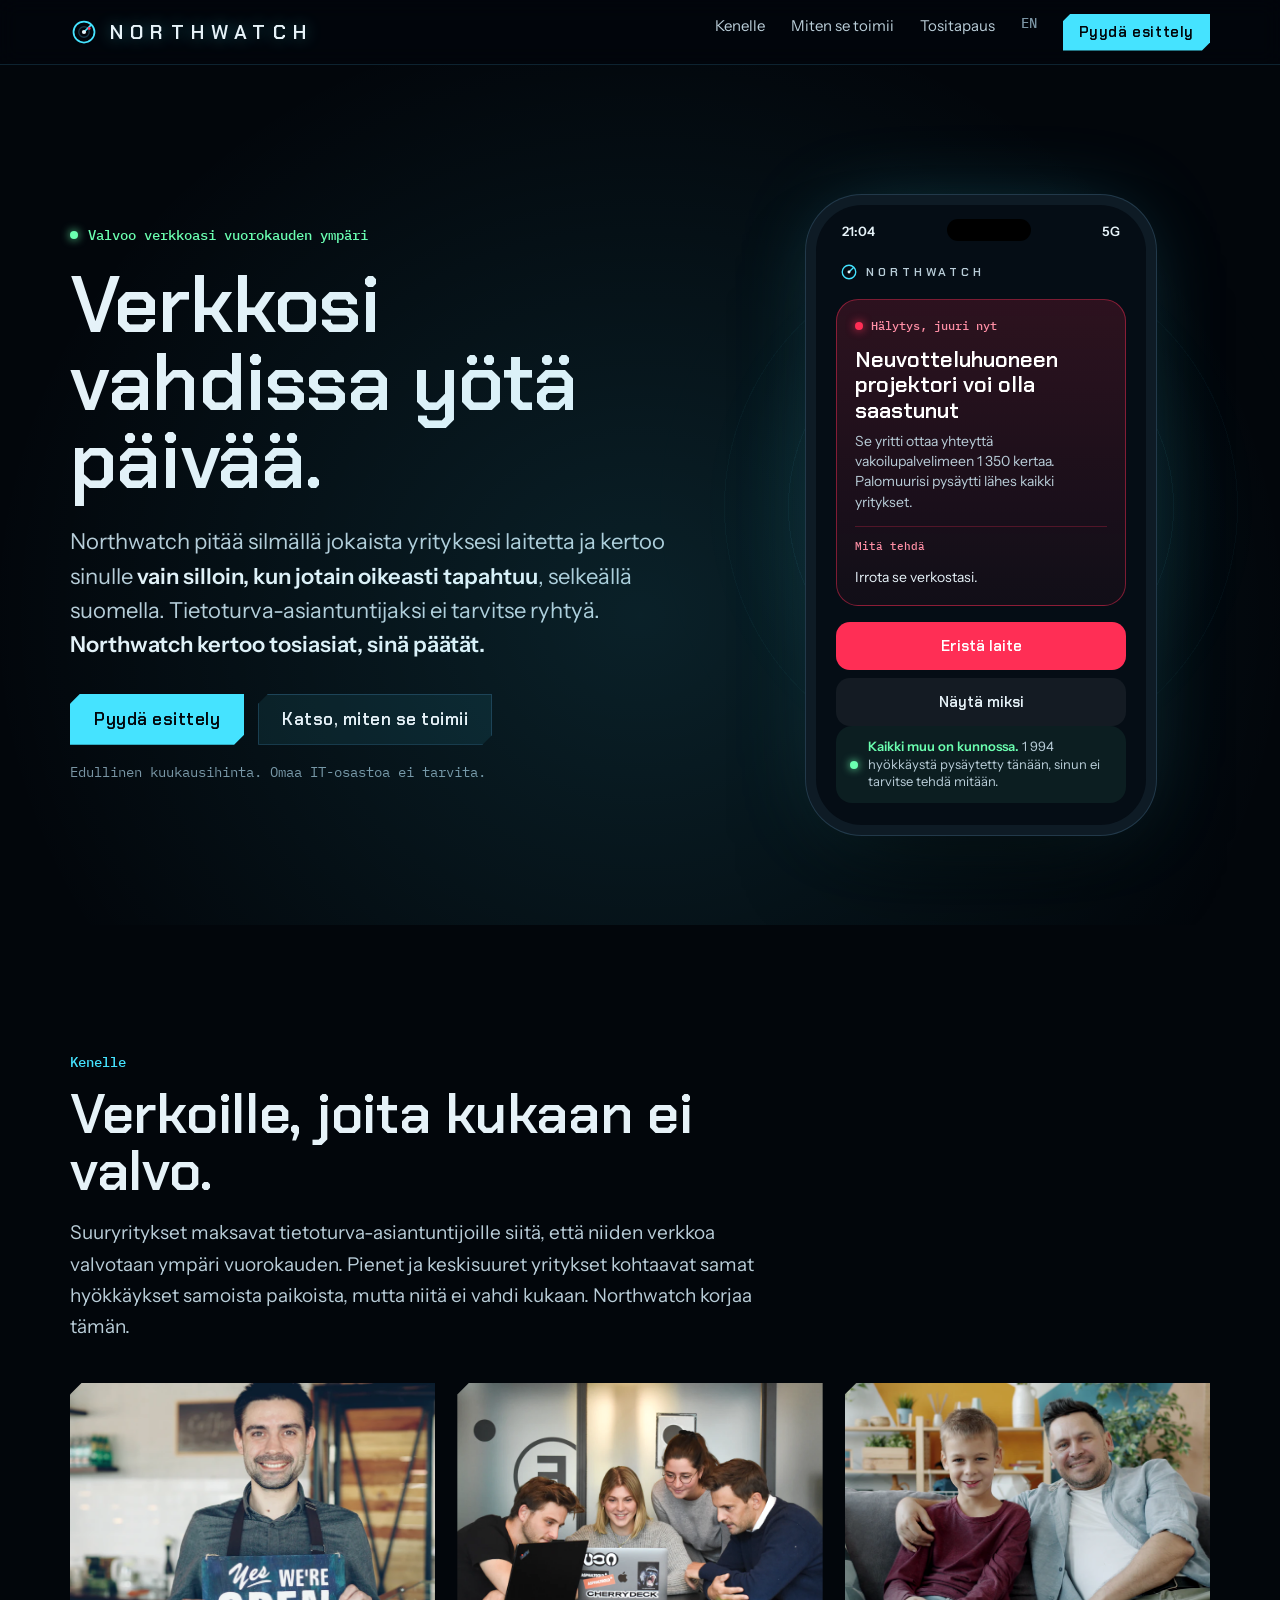
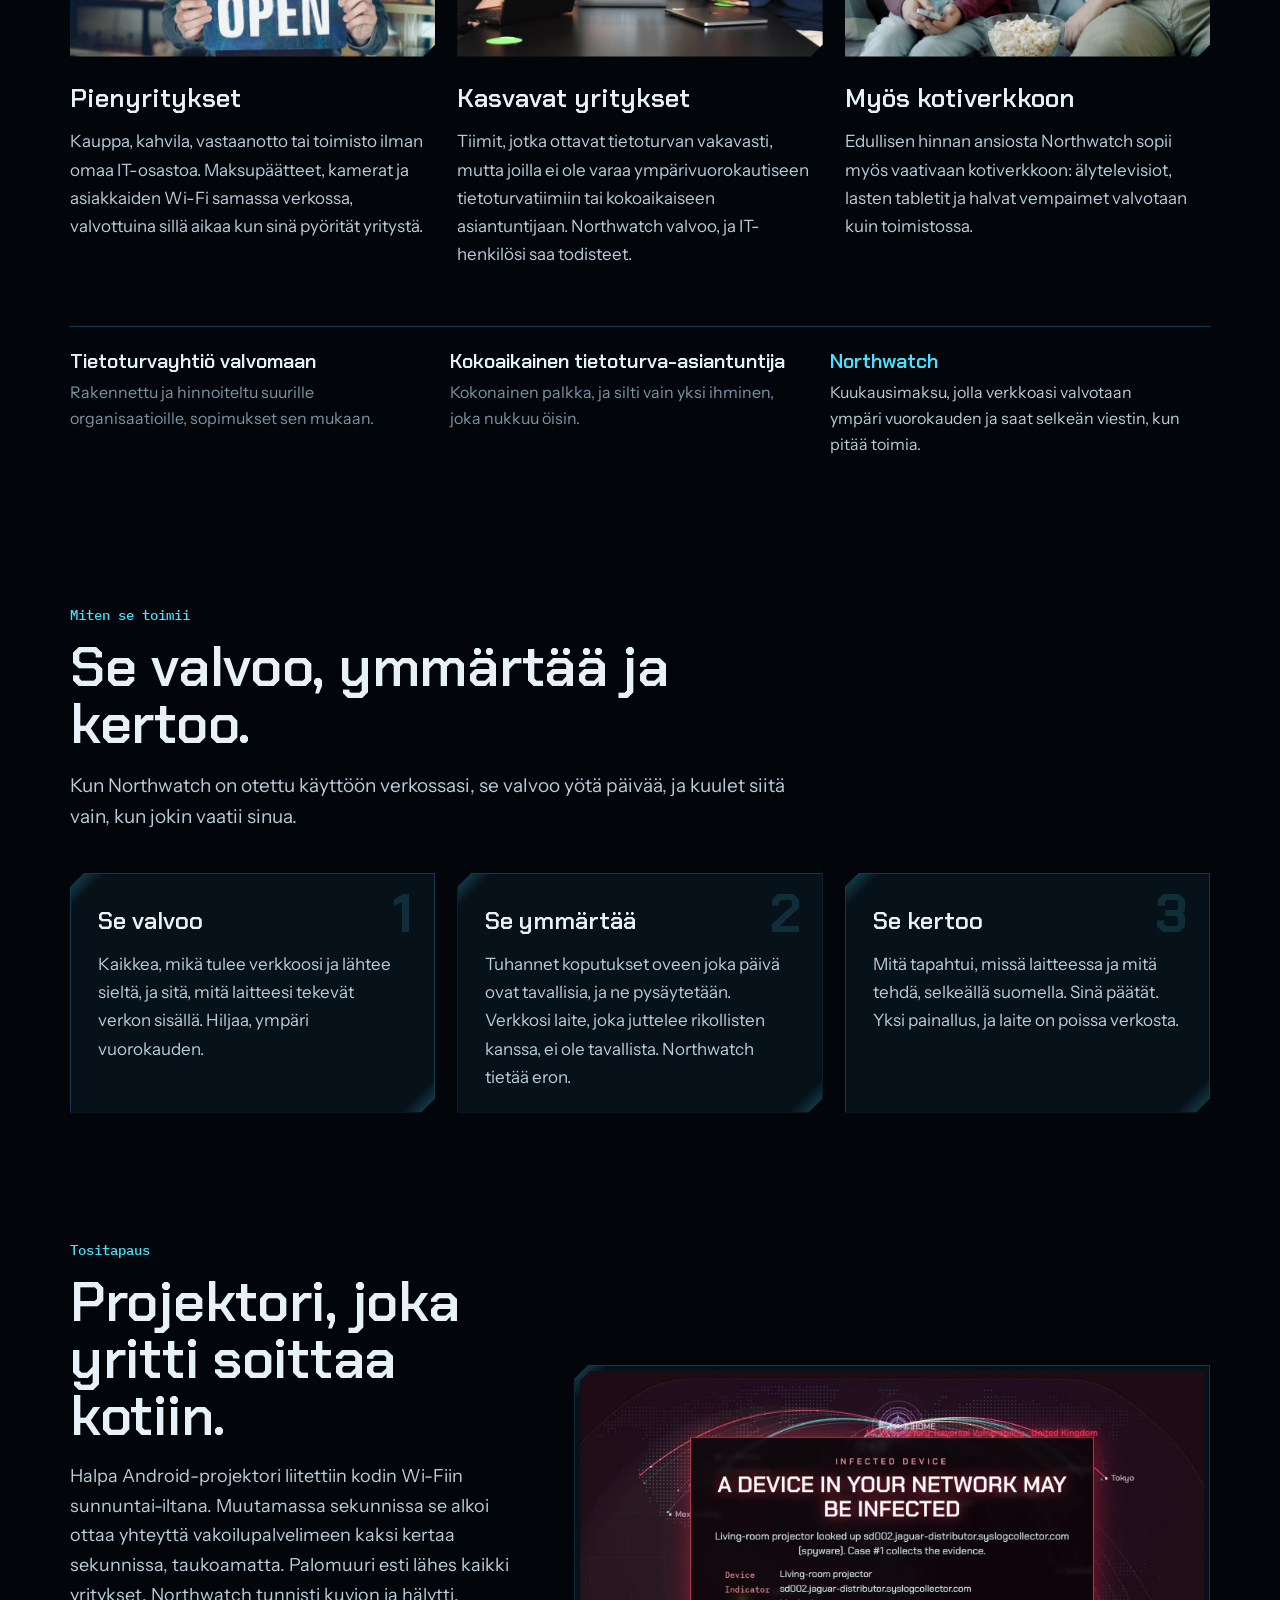
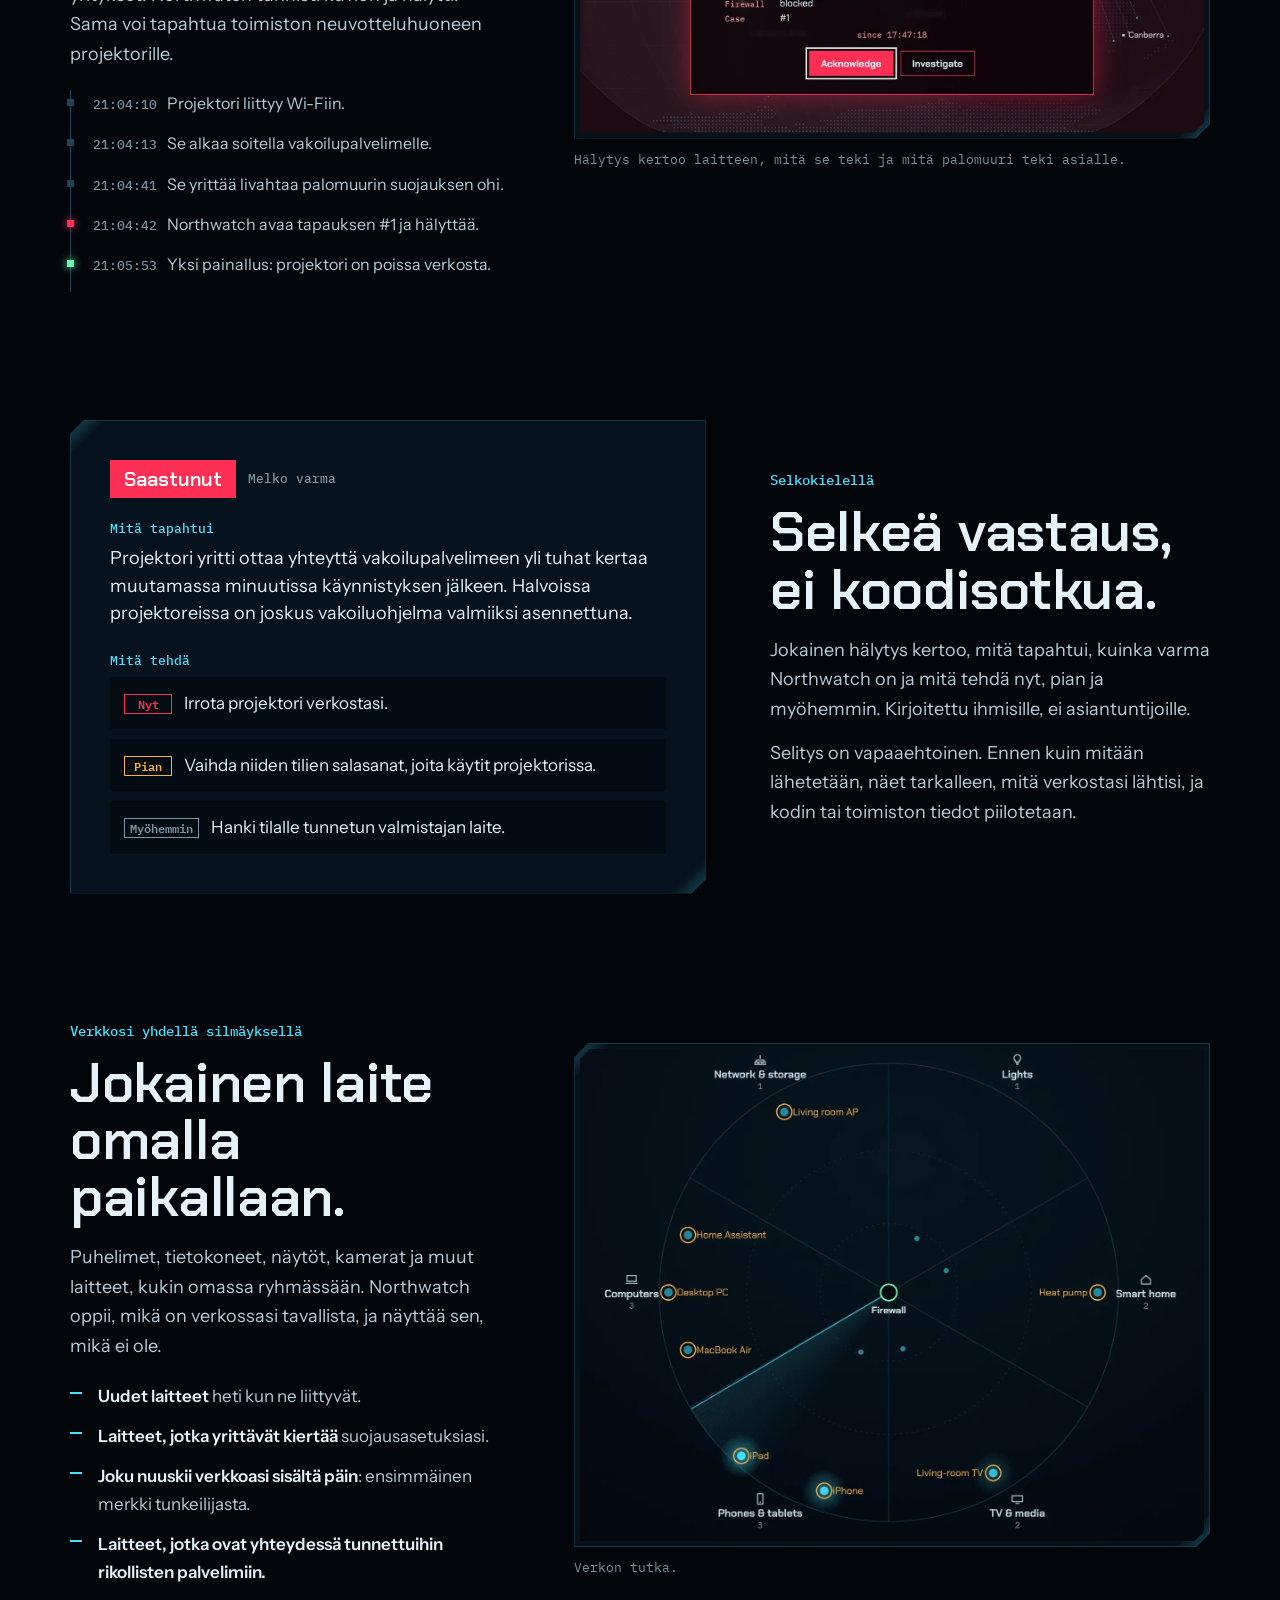
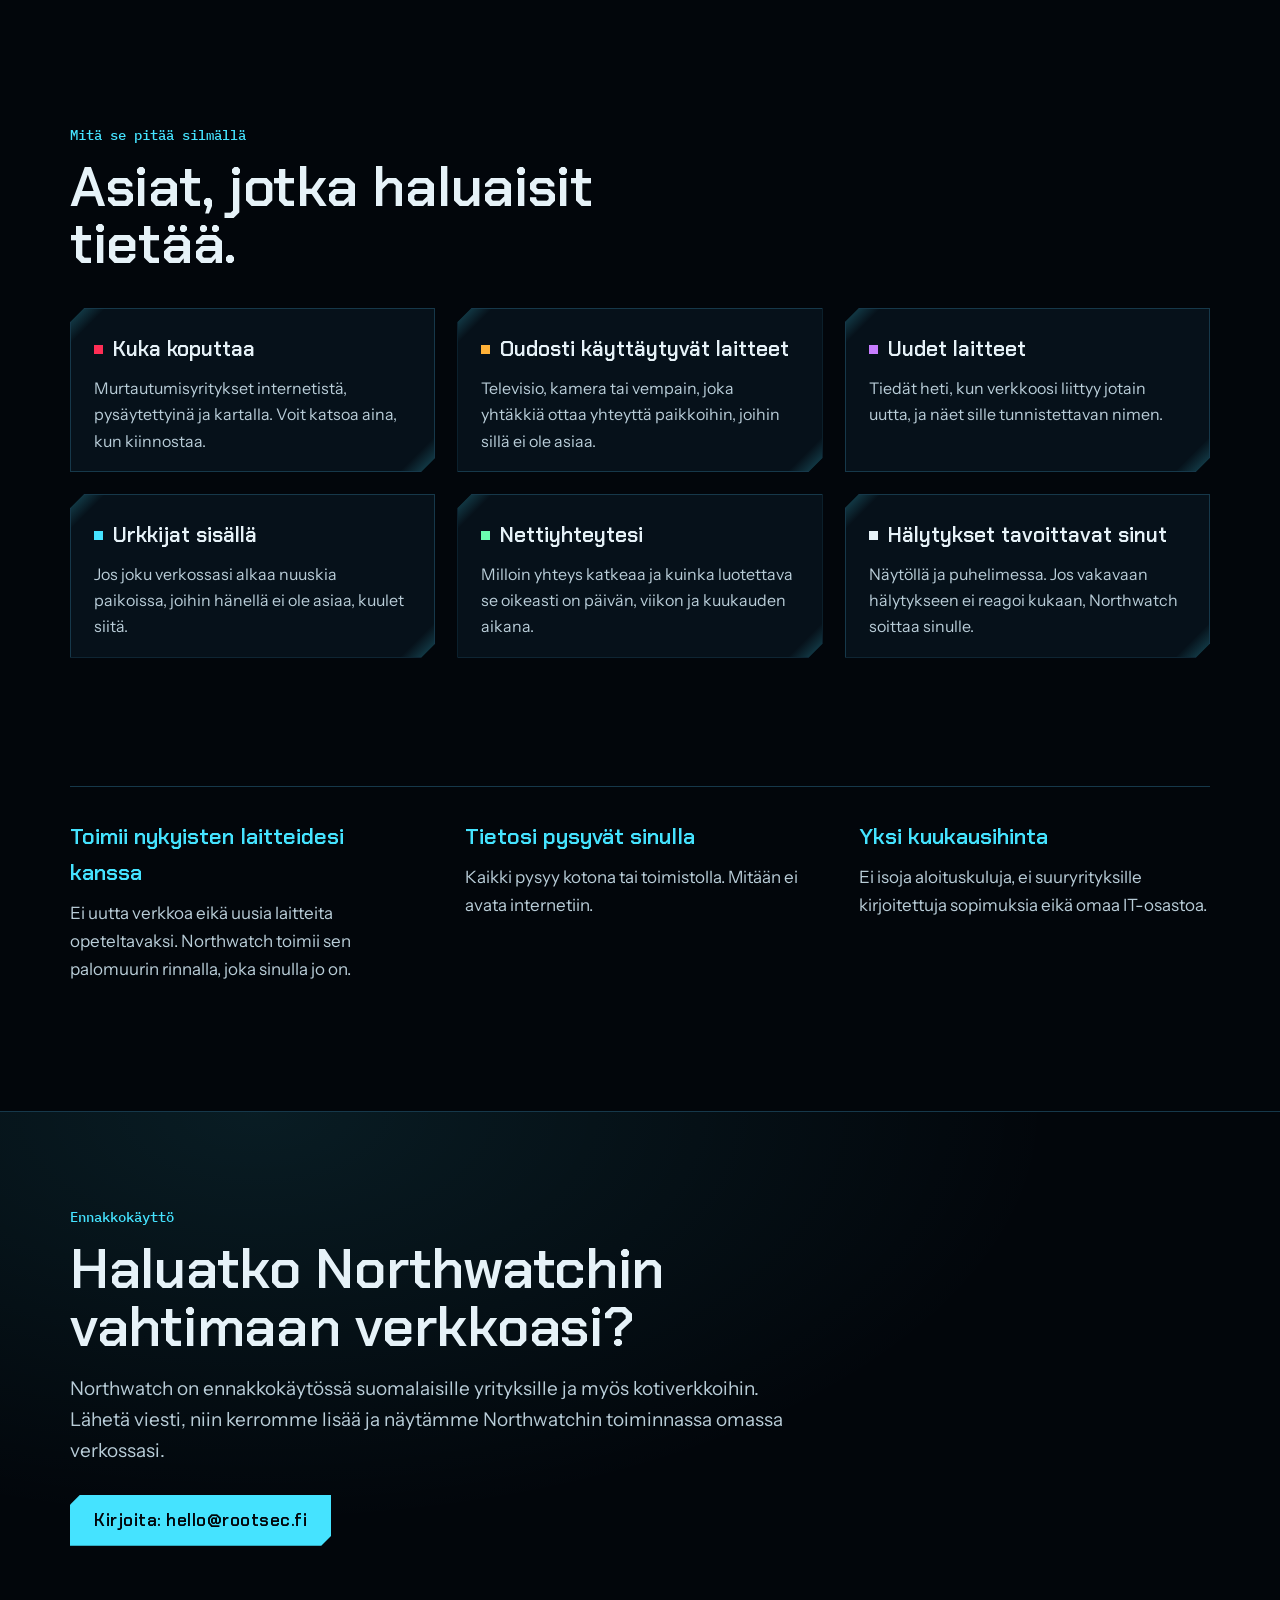
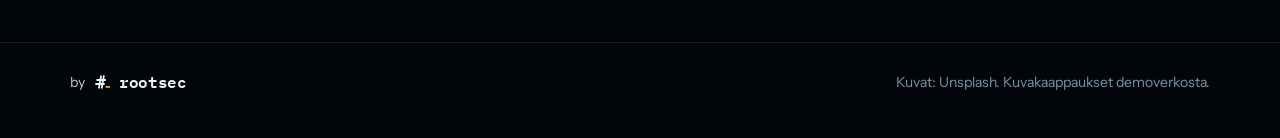
<file: index.html>
<!doctype html>
<html lang="fi">
<head>
<meta charset="utf-8">
<meta name="viewport" content="width=device-width, initial-scale=1">
<meta http-equiv="Content-Security-Policy" content="default-src 'none'; script-src https://gc.zgo.at; connect-src https://northwatch.goatcounter.com; style-src 'self' 'unsafe-inline'; font-src 'self'; img-src 'self' data: https://northwatch.goatcounter.com; base-uri 'none'; form-action 'none'; upgrade-insecure-requests">
<meta name="referrer" content="strict-origin-when-cross-origin">
<title>Northwatch | Verkon valvonta pienyrityksille ympäri vuorokauden</title>
<meta name="description" content="Northwatch valvoo yrityksesi verkkoa ympäri vuorokauden, hälyttää vain kun jotain oikeasti tapahtuu ja kertoo sen selkeällä suomella. Edullinen kuukausimaksu, joten sopii myös kotiverkkoon.">
<meta property="og:title" content="Northwatch: verkkosi vahdissa yötä päivää">
<meta property="og:description" content="Oikeat hälytykset, selkeä suomi, yksi painallus. Yrityksille, ja sopii myös kotiin.">
<meta property="og:image" content="https://northwatch.fi/img/og.png">
<meta property="og:type" content="website">
<meta name="twitter:card" content="summary_large_image">
<link rel="alternate" hreflang="fi" href="https://northwatch.fi/">
<link rel="alternate" hreflang="en" href="https://northwatch.fi/en/">
<link rel="alternate" hreflang="x-default" href="https://northwatch.fi/">
<link rel="canonical" href="https://northwatch.fi/">
<meta property="og:url" content="https://northwatch.fi/">
<meta property="og:site_name" content="Northwatch">
<meta property="og:locale" content="fi_FI">
<meta property="og:locale:alternate" content="en_GB">
<script type="application/ld+json">{"@context": "https://schema.org", "@graph": [{"@type": "WebSite", "name": "Northwatch", "url": "https://northwatch.fi/", "publisher": {"@type": "Organization", "name": "Rootsec", "url": "https://rootsec.fi/", "email": "hello@rootsec.fi"}}]}</script>
<link rel="icon" href="data:image/svg+xml,%3Csvg xmlns='http://www.w3.org/2000/svg' viewBox='0 0 32 32'%3E%3Crect width='32' height='32' fill='%2302060b'/%3E%3Ccircle cx='16' cy='16' r='10' fill='none' stroke='%2345e3ff' stroke-width='2.4'/%3E%3Cpath d='M16 16 23 9' stroke='%2345e3ff' stroke-width='2.4'/%3E%3Ccircle cx='16' cy='16' r='2.6' fill='%23d6ecf5'/%3E%3C/svg%3E">
<link rel="stylesheet" href="fonts/fonts.css">
<style>
/* Northwatch: the product's own situation-room look. Abyss + ion cyan; alarm colours only where an alarm is shown. */
:root{
  --abyss:#02060b; --deep:#06111a; --glass:rgba(8,22,33,.72); --edge:#16384a; --wire:#1d4458;
  --ion:#45e3ff; --phos:#6bffb0; --flare:#ff2e55; --amber:#ffb238;
  --snow:#e6f2f8; --frost:#b9cdd8; --mute:#7a94a3;
  --cut:14px;
  --display:'Chakra Petch',system-ui,sans-serif;
  --body:'Instrument Sans',system-ui,sans-serif;
  --data:'IBM Plex Mono',ui-monospace,Consolas,monospace;
}
*{box-sizing:border-box}
html{scroll-behavior:smooth}
@media (prefers-reduced-motion:reduce){html{scroll-behavior:auto}}
body{margin:0;background:var(--abyss);color:var(--frost);font:400 18px/1.65 var(--body);-webkit-font-smoothing:antialiased}
img{max-width:100%;display:block}
a{color:var(--ion);text-underline-offset:3px}
a:focus-visible,button:focus-visible{outline:2px solid var(--ion);outline-offset:3px}
.wrap{max-width:1220px;margin:0 auto;padding:0 clamp(16px,4vw,40px)}
h1,h2,h3{font-family:var(--display);color:var(--snow);margin:0;font-weight:600}
p{margin:0 0 14px}

/* chamfered glass panel, same language as the product */
.panel{position:relative;background:var(--glass);
  clip-path:polygon(var(--cut) 0,100% 0,100% calc(100% - var(--cut)),calc(100% - var(--cut)) 100%,0 100%,0 var(--cut))}
.panel::before{content:"";position:absolute;inset:0;pointer-events:none;border:1px solid var(--edge);clip-path:inherit;
  background:linear-gradient(135deg,rgba(69,227,255,.28) 0,transparent 24px) top left/44px 44px no-repeat,
             linear-gradient(-45deg,rgba(69,227,255,.28) 0,transparent 24px) bottom right/44px 44px no-repeat}

/* top bar */
.top{position:sticky;top:0;z-index:5;background:rgba(2,6,11,.82);backdrop-filter:blur(10px);border-bottom:1px solid rgba(22,56,74,.6)}
.top .wrap{display:flex;align-items:center;gap:20px;height:64px}
.mark{display:flex;align-items:center;gap:12px;text-decoration:none}
.mark svg{width:28px;height:28px}
.mark b{font:600 20px/1 var(--display);letter-spacing:.36em;color:var(--snow);text-shadow:0 0 16px rgba(69,227,255,.45)}
.top nav{margin-left:auto;display:flex;gap:26px;font-size:15px}
.top nav a{color:var(--frost);text-decoration:none}
.top nav a:hover{color:var(--snow)}
.top .cta{font:600 15px/1 var(--display);letter-spacing:.04em;color:var(--abyss);background:var(--ion);padding:11px 16px;text-decoration:none;
  clip-path:polygon(8px 0,100% 0,100% calc(100% - 8px),calc(100% - 8px) 100%,0 100%,0 8px)}
.top .cta{white-space:nowrap}
@media (max-width:860px){.top nav a:not(.cta):not(.lang){display:none}}
@media (max-width:480px){.mark b{letter-spacing:.22em;font-size:17px}.top .cta{font-size:14px;padding:10px 12px}
  .hero .shot img{aspect-ratio:4/3;object-fit:cover;object-position:50% 45%}}

.top .lang{font:500 14px var(--data);color:var(--mute);text-decoration:none}.top .lang:hover{color:var(--snow)}
/* hero */
.hero{position:relative;padding:clamp(40px,6vw,72px) 0 clamp(24px,4vw,48px);overflow:hidden}
.hero::before{content:"";position:absolute;inset:-20% -10% auto;height:120%;pointer-events:none;
  background:radial-gradient(ellipse at 50% 70%,rgba(69,227,255,.12),transparent 60%)}
.status{display:inline-flex;align-items:center;gap:10px;font:500 14px var(--data);color:var(--phos);margin-bottom:22px}
.status i{width:8px;height:8px;border-radius:50%;background:var(--phos);box-shadow:0 0 10px var(--phos);animation:pulse 2.4s ease-in-out infinite}
@keyframes pulse{50%{opacity:.35}}
@media (prefers-reduced-motion:reduce){.status i{animation:none}}
.hero h1{font-size:clamp(42px,6.2vw,80px);line-height:.98;letter-spacing:-.01em;max-width:12ch}
.lede{font-size:clamp(19px,2vw,22px);line-height:1.55;color:var(--frost);max-width:34em;margin:26px 0 32px}
.lede b{color:var(--snow);font-weight:600}
.ctas{display:flex;flex-wrap:wrap;gap:14px;align-items:center}
.btn{display:inline-block;font:600 17px/1 var(--display);letter-spacing:.03em;padding:17px 24px;text-decoration:none;
  clip-path:polygon(10px 0,100% 0,100% calc(100% - 10px),calc(100% - 10px) 100%,0 100%,0 10px)}
.btn.solid{background:var(--ion);color:var(--abyss)}
.btn.solid:hover{background:var(--snow)}
.btn.ghost{color:var(--snow);background:rgba(69,227,255,.08);box-shadow:inset 0 0 0 1px var(--wire)}
.btn.ghost:hover{background:rgba(69,227,255,.16)}
.price{margin-top:18px;font:400 14px var(--data);color:var(--mute)}
.shot{margin:clamp(40px,6vw,72px) 0 0;position:relative}
.shot .panel{padding:6px}
.shot img{width:100%;height:auto;clip-path:polygon(10px 0,100% 0,100% calc(100% - 10px),calc(100% - 10px) 100%,0 100%,0 10px)}
.shot figcaption{font:400 13px var(--data);color:var(--mute);margin-top:12px}
/* hero: promise on the left, one phone with one alarm on the right */
.hero-grid{display:grid;grid-template-columns:minmax(0,1.15fr) minmax(0,.85fr);gap:clamp(32px,5vw,72px);align-items:center;min-height:calc(100vh - 64px - 96px)}
@media (max-width:900px){.hero-grid{grid-template-columns:minmax(0,1fr);min-height:0}}
.device{position:relative;display:grid;place-items:center;padding:24px 0 8px}
.device::before{content:"";position:absolute;width:150%;aspect-ratio:1;left:50%;top:50%;transform:translate(-50%,-50%);pointer-events:none;
  background:repeating-radial-gradient(circle,rgba(69,227,255,.07) 0 1px,transparent 1px 64px),radial-gradient(circle,rgba(69,227,255,.16),transparent 58%);
  -webkit-mask-image:radial-gradient(circle,#000 30%,transparent 68%);mask-image:radial-gradient(circle,#000 30%,transparent 68%)}
.phone{position:relative;width:min(330px,82vw);min-height:min(600px,160vw);border-radius:46px;background:#050d15;
  box-shadow:0 0 0 10px #0e1b25,0 0 0 11px #22394a,0 50px 100px -30px rgba(0,0,0,.9),0 0 90px -20px rgba(69,227,255,.35);
  padding:18px 20px 22px;display:flex;flex-direction:column;overflow:hidden}
.phone .sb{display:flex;justify-content:space-between;font:600 13px var(--body);color:var(--snow);padding:0 6px}
.phone .sb i{width:84px;height:22px;border-radius:12px;background:#000;margin-top:-4px}
.phone .app{display:flex;align-items:center;gap:8px;margin:22px 4px 18px;font:600 12px var(--display);letter-spacing:.32em;color:var(--frost)}
.phone .app svg{width:18px;height:18px}
.alert{background:linear-gradient(180deg,rgba(255,46,85,.16),rgba(255,46,85,.05));border:1px solid rgba(255,46,85,.45);border-radius:22px;padding:18px 18px 16px}
.alert .h{display:flex;align-items:center;gap:8px;font:500 12px var(--data);color:#ff8fa5}
.alert .h i{width:8px;height:8px;border-radius:50%;background:var(--flare);box-shadow:0 0 10px var(--flare);animation:pulse 1.6s ease-in-out infinite}
.alert .t{font:600 22px/1.15 var(--display);color:#fff;margin:10px 0 8px}
.alert .d{font-size:14px;line-height:1.45;color:var(--frost);margin:0}
.alert .todo{margin:14px 0 0;padding-top:12px;border-top:1px solid rgba(255,46,85,.25);font-size:14px;color:var(--snow)}
.alert .todo b{display:block;font:500 11px var(--data);color:#ff8fa5;margin-bottom:3px}
.phone .act{margin-top:16px;display:grid;gap:8px}
.phone .act span{display:block;text-align:center;border-radius:14px;padding:14px;font:600 15px var(--display)}
.phone .act .p{background:var(--flare);color:#fff}
.phone .act .s{color:var(--snow);background:rgba(255,255,255,.06)}
.phone .ok{margin-top:auto;display:flex;align-items:center;gap:10px;border-radius:16px;background:rgba(107,255,176,.07);padding:12px 14px;font-size:13px;line-height:1.35;color:var(--frost)}
.phone .ok i{flex:none;width:8px;height:8px;border-radius:50%;background:var(--phos);box-shadow:0 0 8px var(--phos)}
.phone .ok b{color:var(--phos);font-weight:600}
.alert{animation:arrive .9s cubic-bezier(.2,.8,.2,1) .6s both}
@keyframes arrive{from{opacity:0;transform:translateY(-24px) scale(.97)}to{opacity:1;transform:none}}
@media (prefers-reduced-motion:reduce){.alert{animation:none}.alert .h i{animation:none}}
/* sections */
section{padding:clamp(72px,10vw,128px) 0 0}
.kicker{font:500 14px var(--data);color:var(--ion);margin:0 0 14px}
h2{font-size:clamp(32px,4.6vw,56px);line-height:1.02;letter-spacing:-.005em;max-width:18ch;margin-bottom:18px}
.intro{max-width:38em;font-size:19px;margin-bottom:40px}

/* audience */
.who{display:grid;grid-template-columns:repeat(3,minmax(0,1fr));gap:22px}
@media (max-width:900px){.who{grid-template-columns:minmax(0,1fr)}}
.who article{display:flex;flex-direction:column}
.who .ph{aspect-ratio:4/3;overflow:hidden;clip-path:polygon(12px 0,100% 0,100% calc(100% - 12px),calc(100% - 12px) 100%,0 100%,0 12px)}
.who .ph img{width:100%;height:100%;object-fit:cover;filter:saturate(.82) contrast(1.04)}
.who h3{font-size:26px;margin:20px 0 8px}
.who p{font-size:17px}
.compare{margin-top:44px;display:grid;grid-template-columns:repeat(3,minmax(0,1fr));gap:0;border-top:1px solid var(--edge)}
@media (max-width:760px){.compare{grid-template-columns:minmax(0,1fr)}}
.compare div{padding:22px 24px 6px 0}
.compare b{display:block;font:600 20px/1.2 var(--display);color:var(--snow);margin-bottom:6px}
.compare .us b{color:var(--ion)}
.compare p{font-size:16px;color:var(--mute)}
.compare .us p{color:var(--frost)}

/* steps: a real sequence */
.steps{list-style:none;margin:0;padding:0;display:grid;grid-template-columns:repeat(3,minmax(0,1fr));gap:22px;counter-reset:s}
@media (max-width:900px){.steps{grid-template-columns:minmax(0,1fr)}}
.steps li{padding:28px 28px 22px;counter-increment:s}
.steps li::after{content:counter(s);position:absolute;right:22px;top:14px;font:700 54px/1 var(--display);color:rgba(69,227,255,.14)}
.steps h3{font-size:24px;margin:0 0 10px;padding-right:48px}
.steps p{font-size:17px;margin:0}
.steps code{font:500 15px var(--data);color:var(--ion)}

/* sources */
.sources{display:grid;grid-template-columns:repeat(3,minmax(0,1fr));gap:22px}
@media (max-width:900px){.sources{grid-template-columns:minmax(0,1fr)}}
.src{padding:28px 28px 22px}
.src .sl{font:500 13px var(--data);color:var(--ion);margin:0 0 10px}
.src h3{font-size:23px;line-height:1.2;margin:0 0 10px}
.src p{font-size:17px;margin:0}
.src code{font:500 15px var(--data);color:var(--ion)}
.flow{display:flex;align-items:center;flex-wrap:wrap;gap:10px 14px;margin-top:28px;font:500 15px var(--data);color:var(--frost)}
.flow span{padding:10px 14px;box-shadow:inset 0 0 0 1px var(--wire)}
.flow .hub{color:var(--abyss);background:var(--ion);box-shadow:none}
.flow .you{color:var(--snow);box-shadow:inset 0 0 0 1px var(--snow)}
.flow i{width:22px;height:1px;background:var(--wire);position:relative}
.flow i::after{content:"";position:absolute;right:0;top:-3px;border:3.5px solid transparent;border-left:5px solid var(--wire);border-right:0}
@media (max-width:600px){.flow{flex-direction:column;align-items:stretch}.flow i{width:1px;height:14px;margin-left:20px}.flow i::after{display:none}}

/* feature rows with screenshots */
.row{display:grid;grid-template-columns:minmax(0,.9fr) minmax(0,1.3fr);gap:clamp(28px,5vw,64px);align-items:center}
.row.flip{grid-template-columns:minmax(0,1.3fr) minmax(0,.9fr)}
.row.flip .txt{order:2}
@media (max-width:900px){.row,.row.flip{grid-template-columns:minmax(0,1fr)}.row.flip .txt{order:0}}
.row .shot{margin:0}
.ticks{list-style:none;margin:20px 0 0;padding:0}
.ticks li{position:relative;padding:0 0 12px 28px;font-size:17px}
.ticks li::before{content:"";position:absolute;left:0;top:10px;width:12px;height:2px;background:var(--ion)}
.ticks b{color:var(--snow);font-weight:600}
.tag{display:inline-block;font:600 12px/1 var(--data);padding:4px 6px;margin-right:8px;vertical-align:2px}
.tag.now{color:var(--flare);box-shadow:inset 0 0 0 1px var(--flare)}
.tag.soon{color:var(--amber);box-shadow:inset 0 0 0 1px var(--amber)}
.tag.later{color:var(--mute);box-shadow:inset 0 0 0 1px var(--mute)}

/* verdict card */
.verdict{margin:0;padding:clamp(24px,3.5vw,40px);background:rgba(8,22,33,.85)}
.verdict p{margin:0}
.vh{display:flex;align-items:center;gap:12px;margin-bottom:22px!important}
.badge{font:600 20px/1 var(--display);color:#fff;background:var(--flare);padding:9px 14px}
.conf{font:500 13px var(--data);color:var(--mute)}
.vt{font:500 13px var(--data);color:var(--ion);margin:0 0 8px!important}
.vd{font-size:18px;line-height:1.55;color:var(--snow);margin-bottom:24px!important}
.todo{list-style:none;margin:0;padding:0;display:grid;gap:10px}
.todo li{display:flex;align-items:baseline;gap:4px;font-size:17px;color:var(--snow);padding:12px 14px;background:rgba(2,6,11,.55)}
.todo .tag{flex:none;min-width:48px;text-align:center}

/* case timeline */
.tl{list-style:none;margin:20px 0 0;padding:0;border-left:1px solid var(--wire)}
.tl li{position:relative;padding:0 0 14px 22px;font-size:16px}
.tl li::before{content:"";position:absolute;left:-4px;top:9px;width:7px;height:7px;background:var(--wire)}
.tl li.hot::before{background:var(--flare);box-shadow:0 0 8px var(--flare)}
.tl li.ok::before{background:var(--phos);box-shadow:0 0 8px var(--phos)}
.tl time{font:500 13px var(--data);color:var(--mute);margin-right:10px}

#watch h2,#fits h2{margin-bottom:36px}
/* watch grid */
.watch{display:grid;grid-template-columns:repeat(3,minmax(0,1fr));gap:22px}
@media (max-width:900px){.watch{grid-template-columns:repeat(2,minmax(0,1fr))}}
@media (max-width:560px){.watch{grid-template-columns:minmax(0,1fr)}}
.watch div{padding:24px 24px 18px}
.watch h3{font-size:21px;margin:0 0 8px;display:flex;align-items:center;gap:10px}
.watch h3 i{width:9px;height:9px;flex:none}
.watch p{font-size:16px;margin:0}

/* fits */
.fits{display:grid;grid-template-columns:minmax(0,1.1fr) minmax(0,1fr);gap:22px}
@media (max-width:900px){.fits{grid-template-columns:minmax(0,1fr)}}
.fits .panel{padding:clamp(22px,4vw,32px);min-width:0}
.fits h3{font-size:26px;margin-bottom:12px}
.pipe{font:500 15px/1.9 var(--data);color:var(--frost);margin:18px 0 0;padding:16px 18px;background:rgba(2,6,11,.6);border-left:2px solid var(--ion);overflow-x:auto;white-space:nowrap}
.pipe span{color:var(--mute)}
.pipe b{color:var(--ion);font-weight:500}
.fits .it{margin-top:18px;padding:14px 16px;border-left:2px solid var(--ion);background:rgba(2,6,11,.6);font-size:15px;color:var(--mute)}
.chips{display:flex;flex-wrap:wrap;gap:8px;margin-top:18px}
.chips span{font:500 13px var(--data);color:var(--frost);padding:6px 10px;box-shadow:inset 0 0 0 1px var(--wire)}

/* trust strip */
.trust{display:grid;grid-template-columns:repeat(3,minmax(0,1fr));gap:clamp(20px,4vw,44px);border-top:1px solid var(--edge);padding-top:32px}
@media (max-width:900px){.trust{grid-template-columns:minmax(0,1fr)}}
.trust h3{font-size:22px;margin:0 0 8px;color:var(--ion)}
.trust p{font-size:17px;margin:0}

/* contact */
.contact{margin-top:clamp(72px,10vw,128px);padding:clamp(56px,8vw,96px) 0;border-top:1px solid var(--edge);
  background:radial-gradient(ellipse at 20% 0%,rgba(69,227,255,.10),transparent 55%)}
.contact .intro{margin-bottom:28px}
footer{padding:28px 0 44px;border-top:1px solid rgba(22,56,74,.6);font-size:14px;color:var(--mute)}
footer .wrap{display:flex;flex-wrap:wrap;align-items:center;gap:10px 28px}
.by{display:inline-flex;align-items:center;gap:7px;color:var(--frost);text-decoration:none}
.by svg{height:20px;width:auto}
.by span{font:600 16px/1 var(--data);letter-spacing:-.02em;color:var(--snow)}
footer .sp{flex:1}
</style>
</head>
<body>

<header class="top">
  <div class="wrap">
    <a class="mark" href="#" aria-label="Northwatch etusivu">
      <svg viewBox="0 0 32 32" aria-hidden="true"><circle cx="16" cy="16" r="12" fill="none" stroke="#45e3ff" stroke-width="2"/><circle cx="16" cy="16" r="6" fill="none" stroke="#16384a" stroke-width="1.5"/><path d="M16 16 24.5 7.5" stroke="#45e3ff" stroke-width="2"/><circle cx="16" cy="16" r="2.4" fill="#e6f2f8"/><circle cx="22" cy="12" r="1.6" fill="#ff2e55"/></svg>
      <b>NORTHWATCH</b>
    </a>
    <nav>
      <a href="#who">Kenelle</a>
      <a href="#how">Miten se toimii</a>
      <a href="#case">Tositapaus</a>
      <a class="lang" href="en/" hreflang="en" lang="en">EN</a>
      <a class="cta" href="#contact">Pyydä esittely</a>
    </nav>
  </div>
</header>

<main>
<div class="hero">
  <div class="wrap hero-grid">
    <div>
      <p class="status"><i></i>Valvoo verkkoasi vuorokauden ympäri</p>
      <h1>Verkkosi vahdissa yötä päivää.</h1>
      <p class="lede">Northwatch pitää silmällä jokaista yrityksesi laitetta ja kertoo sinulle <b>vain silloin, kun jotain oikeasti tapahtuu</b>, selkeällä suomella. Tietoturva-asiantuntijaksi ei tarvitse ryhtyä. <b>Northwatch kertoo tosiasiat, sinä päätät.</b></p>
      <div class="ctas">
        <a class="btn solid" href="#contact">Pyydä esittely</a>
        <a class="btn ghost" href="#how">Katso, miten se toimii</a>
      </div>
      <p class="price">Edullinen kuukausihinta. Omaa IT-osastoa ei tarvita.</p>
    </div>
    <div class="device" aria-label="Esimerkki Northwatchin hälytyksestä puhelimessa">
      <div class="phone">
        <div class="sb"><span>21:04</span><i></i><span>5G</span></div>
        <div class="app"><svg viewBox="0 0 32 32" aria-hidden="true"><circle cx="16" cy="16" r="12" fill="none" stroke="#45e3ff" stroke-width="2.4"/><path d="M16 16 24.5 7.5" stroke="#45e3ff" stroke-width="2.4"/><circle cx="16" cy="16" r="2.6" fill="#e6f2f8"/></svg>NORTHWATCH</div>
        <div class="alert">
          <p class="h"><i></i>Hälytys, juuri nyt</p>
          <p class="t">Neuvotteluhuoneen projektori voi olla saastunut</p>
          <p class="d">Se yritti ottaa yhteyttä vakoilupalvelimeen 1 350 kertaa. Palomuurisi pysäytti lähes kaikki yritykset.</p>
          <p class="todo"><b>Mitä tehdä</b>Irrota se verkostasi.</p>
        </div>
        <div class="act"><span class="p">Eristä laite</span><span class="s">Näytä miksi</span></div>
        <div class="ok"><i></i><span><b>Kaikki muu on kunnossa.</b> 1 994 hyökkäystä pysäytetty tänään, sinun ei tarvitse tehdä mitään.</span></div>
      </div>
    </div>
  </div>
</div>

<section id="who">
  <div class="wrap">
    <p class="kicker">Kenelle</p>
    <h2>Verkoille, joita kukaan ei valvo.</h2>
    <p class="intro">Suuryritykset maksavat tietoturva-asiantuntijoille siitä, että niiden verkkoa valvotaan ympäri vuorokauden. Pienet ja keskisuuret yritykset kohtaavat samat hyökkäykset samoista paikoista, mutta niitä ei vahdi kukaan. Northwatch korjaa tämän.</p>
    <div class="who">
      <article>
        <div class="ph"><img loading="lazy" src="img/who-1.webp" alt="Kahvilayrittäjä hymyilee ja pitää kylttiä, jossa lukee olemme auki"></div>
        <h3>Pienyritykset</h3>
        <p>Kauppa, kahvila, vastaanotto tai toimisto ilman omaa IT-osastoa. Maksupäätteet, kamerat ja asiakkaiden Wi-Fi samassa verkossa, valvottuina sillä aikaa kun sinä pyörität yritystä.</p>
      </article>
      <article>
        <div class="ph"><img loading="lazy" src="img/who-2.webp" alt="Pieni tiimi kokoontuneena kannettavan ääreen toimistossa"></div>
        <h3>Kasvavat yritykset</h3>
        <p>Tiimit, jotka ottavat tietoturvan vakavasti, mutta joilla ei ole varaa ympärivuorokautiseen tietoturvatiimiin tai kokoaikaiseen asiantuntijaan. Northwatch valvoo, ja IT-henkilösi saa todisteet.</p>
      </article>
      <article>
        <div class="ph"><img loading="lazy" src="img/who-3.webp" alt="Isä ja poika hymyilevät kotona sohvalla"></div>
        <h3>Myös kotiverkkoon</h3>
        <p>Edullisen hinnan ansiosta Northwatch sopii myös vaativaan kotiverkkoon: älytelevisiot, lasten tabletit ja halvat vempaimet valvotaan kuin toimistossa.</p>
      </article>
    </div>
    <div class="compare">
      <div><b>Tietoturvayhtiö valvomaan</b><p>Rakennettu ja hinnoiteltu suurille organisaatioille, sopimukset sen mukaan.</p></div>
      <div><b>Kokoaikainen tietoturva-asiantuntija</b><p>Kokonainen palkka, ja silti vain yksi ihminen, joka nukkuu öisin.</p></div>
      <div class="us"><b>Northwatch</b><p>Kuukausimaksu, jolla verkkoasi valvotaan ympäri vuorokauden ja saat selkeän viestin, kun pitää toimia.</p></div>
    </div>
  </div>
</section>

<section id="how">
  <div class="wrap">
    <p class="kicker">Miten se toimii</p>
    <h2>Se valvoo, ymmärtää ja kertoo.</h2>
    <p class="intro">Kun Northwatch on otettu käyttöön verkossasi, se valvoo yötä päivää, ja kuulet siitä vain, kun jokin vaatii sinua.</p>
    <ol class="steps">
      <li class="panel"><h3>Se valvoo</h3><p>Kaikkea, mikä tulee verkkoosi ja lähtee sieltä, ja sitä, mitä laitteesi tekevät verkon sisällä. Hiljaa, ympäri vuorokauden.</p></li>
      <li class="panel"><h3>Se ymmärtää</h3><p>Tuhannet koputukset oveen joka päivä ovat tavallisia, ja ne pysäytetään. Verkkosi laite, joka juttelee rikollisten kanssa, ei ole tavallista. Northwatch tietää eron.</p></li>
      <li class="panel"><h3>Se kertoo</h3><p>Mitä tapahtui, missä laitteessa ja mitä tehdä, selkeällä suomella. Sinä päätät. Yksi painallus, ja laite on poissa verkosta.</p></li>
    </ol>
  </div>
</section>

<section id="case">
  <div class="wrap">
    <div class="row">
      <div class="txt">
        <p class="kicker">Tositapaus</p>
        <h2>Projektori, joka yritti soittaa kotiin.</h2>
        <p>Halpa Android-projektori liitettiin kodin Wi-Fiin sunnuntai-iltana. Muutamassa sekunnissa se alkoi ottaa yhteyttä vakoilupalvelimeen kaksi kertaa sekunnissa, taukoamatta. Palomuuri esti lähes kaikki yritykset. Northwatch tunnisti kuvion ja hälytti. Sama voi tapahtua toimiston neuvotteluhuoneen projektorille.</p>
        <ol class="tl">
          <li><time>21:04:10</time>Projektori liittyy Wi-Fiin.</li>
          <li><time>21:04:13</time>Se alkaa soitella vakoilupalvelimelle.</li>
          <li><time>21:04:41</time>Se yrittää livahtaa palomuurin suojauksen ohi.</li>
          <li class="hot"><time>21:04:42</time>Northwatch avaa tapauksen #1 ja hälyttää.</li>
          <li class="ok"><time>21:05:53</time>Yksi painallus: projektori on poissa verkosta.</li>
        </ol>
      </div>
      <figure class="shot"><div class="panel"><img loading="lazy" src="img/nw-alarm.webp" width="1600" height="928" alt="Northwatchin hälytys: verkkosi laite voi olla saastunut. Olohuoneen projektori haki vakoilupalvelimen osoitetta. Painikkeet Kuittaa ja Tutki."></div><figcaption>Hälytys kertoo laitteen, mitä se teki ja mitä palomuuri teki asialle.</figcaption></figure>
    </div>
  </div>
</section>

<section>
  <div class="wrap">
    <div class="row flip">
      <figure class="verdict panel" aria-label="Esimerkki Northwatchin selityksestä">
        <p class="vh"><span class="badge">Saastunut</span><span class="conf">Melko varma</span></p>
        <p class="vt">Mitä tapahtui</p>
        <p class="vd">Projektori yritti ottaa yhteyttä vakoilupalvelimeen yli tuhat kertaa muutamassa minuutissa käynnistyksen jälkeen. Halvoissa projektoreissa on joskus vakoiluohjelma valmiiksi asennettuna.</p>
        <p class="vt">Mitä tehdä</p>
        <ol class="todo">
          <li><span class="tag now">Nyt</span>Irrota projektori verkostasi.</li>
          <li><span class="tag soon">Pian</span>Vaihda niiden tilien salasanat, joita käytit projektorissa.</li>
          <li><span class="tag later">Myöhemmin</span>Hanki tilalle tunnetun valmistajan laite.</li>
        </ol>
      </figure>
      <div class="txt">
        <p class="kicker">Selkokielellä</p>
        <h2>Selkeä vastaus, ei koodisotkua.</h2>
        <p>Jokainen hälytys kertoo, mitä tapahtui, kuinka varma Northwatch on ja mitä tehdä nyt, pian ja myöhemmin. Kirjoitettu ihmisille, ei asiantuntijoille.</p>
        <p>Selitys on vapaaehtoinen. Ennen kuin mitään lähetetään, näet tarkalleen, mitä verkostasi lähtisi, ja kodin tai toimiston tiedot piilotetaan.</p>
      </div>
    </div>
  </div>
</section>

<section>
  <div class="wrap">
    <div class="row">
      <div class="txt">
        <p class="kicker">Verkkosi yhdellä silmäyksellä</p>
        <h2>Jokainen laite omalla paikallaan.</h2>
        <p>Puhelimet, tietokoneet, näytöt, kamerat ja muut laitteet, kukin omassa ryhmässään. Northwatch oppii, mikä on verkossasi tavallista, ja näyttää sen, mikä ei ole.</p>
        <ul class="ticks">
          <li><b>Uudet laitteet</b> heti kun ne liittyvät.</li>
          <li><b>Laitteet, jotka yrittävät kiertää</b> suojausasetuksiasi.</li>
          <li><b>Joku nuuskii verkkoasi sisältä päin</b>: ensimmäinen merkki tunkeilijasta.</li>
          <li><b>Laitteet, jotka ovat yhteydessä tunnettuihin rikollisten palvelimiin.</b></li>
        </ul>
      </div>
      <figure class="shot"><div class="panel"><img loading="lazy" src="img/nw-radar.webp" width="1400" height="1105" alt="Northwatchin verkkotutka: palomuuri keskellä ja laitteet ryhmiteltyinä tietokoneisiin, puhelimiin, televisioihin, älykotiin ja verkkolaitteisiin"></div><figcaption>Verkon tutka.</figcaption></figure>
    </div>
  </div>
</section>

<section id="watch">
  <div class="wrap">
    <p class="kicker">Mitä se pitää silmällä</p>
    <h2>Asiat, jotka haluaisit tietää.</h2>
    <div class="watch">
      <div class="panel"><h3><i style="background:var(--flare)"></i>Kuka koputtaa</h3><p>Murtautumisyritykset internetistä, pysäytettyinä ja kartalla. Voit katsoa aina, kun kiinnostaa.</p></div>
      <div class="panel"><h3><i style="background:var(--amber)"></i>Oudosti käyttäytyvät laitteet</h3><p>Televisio, kamera tai vempain, joka yhtäkkiä ottaa yhteyttä paikkoihin, joihin sillä ei ole asiaa.</p></div>
      <div class="panel"><h3><i style="background:#c77dff"></i>Uudet laitteet</h3><p>Tiedät heti, kun verkkoosi liittyy jotain uutta, ja näet sille tunnistettavan nimen.</p></div>
      <div class="panel"><h3><i style="background:var(--ion)"></i>Urkkijat sisällä</h3><p>Jos joku verkossasi alkaa nuuskia paikoissa, joihin hänellä ei ole asiaa, kuulet siitä.</p></div>
      <div class="panel"><h3><i style="background:var(--phos)"></i>Nettiyhteytesi</h3><p>Milloin yhteys katkeaa ja kuinka luotettava se oikeasti on päivän, viikon ja kuukauden aikana.</p></div>
      <div class="panel"><h3><i style="background:var(--snow)"></i>Hälytykset tavoittavat sinut</h3><p>Näytöllä ja puhelimessa. Jos vakavaan hälytykseen ei reagoi kukaan, Northwatch soittaa sinulle.</p></div>
    </div>
  </div>
</section>

<section id="trust">
  <div class="wrap">
    <div class="trust">
      <div><h3>Toimii nykyisten laitteidesi kanssa</h3><p>Ei uutta verkkoa eikä uusia laitteita opeteltavaksi. Northwatch toimii sen palomuurin rinnalla, joka sinulla jo on.</p></div>
      <div><h3>Tietosi pysyvät sinulla</h3><p>Kaikki pysyy kotona tai toimistolla. Mitään ei avata internetiin.</p></div>
      <div><h3>Yksi kuukausihinta</h3><p>Ei isoja aloituskuluja, ei suuryrityksille kirjoitettuja sopimuksia eikä omaa IT-osastoa.</p></div>
    </div>
  </div>
</section>
</main>

<section id="contact" class="contact">
  <div class="wrap">
    <p class="kicker">Ennakkokäyttö</p>
    <h2>Haluatko Northwatchin vahtimaan verkkoasi?</h2>
    <p class="intro">Northwatch on ennakkokäytössä suomalaisille yrityksille ja myös kotiverkkoihin. Lähetä viesti, niin kerromme lisää ja näytämme Northwatchin toiminnassa omassa verkossasi.</p>
    <div class="ctas">
      <a class="btn solid" href="mailto:hello@rootsec.fi?subject=Northwatch%20esittely">Kirjoita: hello@rootsec.fi</a>
    </div>
  </div>
</section>

<footer>
  <div class="wrap">
    <a class="by" href="https://rootsec.fi">by
      <svg viewBox="0 0 100 100" aria-hidden="true"><path d="M27 40H65M21 60H59M45 22 35 78M59 22 49 78" fill="none" stroke="#e6f2f8" stroke-width="9" stroke-linecap="square"/><rect x="68" y="70" width="22" height="9" fill="#f2a83b"/></svg>
      <span>rootsec</span></a>
    <span class="sp"></span>
    <span>Kuvat: Unsplash. Kuvakaappaukset demoverkosta.</span>
  </div>
</footer>
<script data-goatcounter="https://northwatch.goatcounter.com/count" async src="https://gc.zgo.at/count.v4.js" crossorigin="anonymous" integrity="sha384-nRw6qfbWyJha9LhsOtSb2YJDyZdKvvCFh0fJYlkquSFjUxp9FVNugbfy8q1jdxI+"></script>
</body>
</html>
</file>
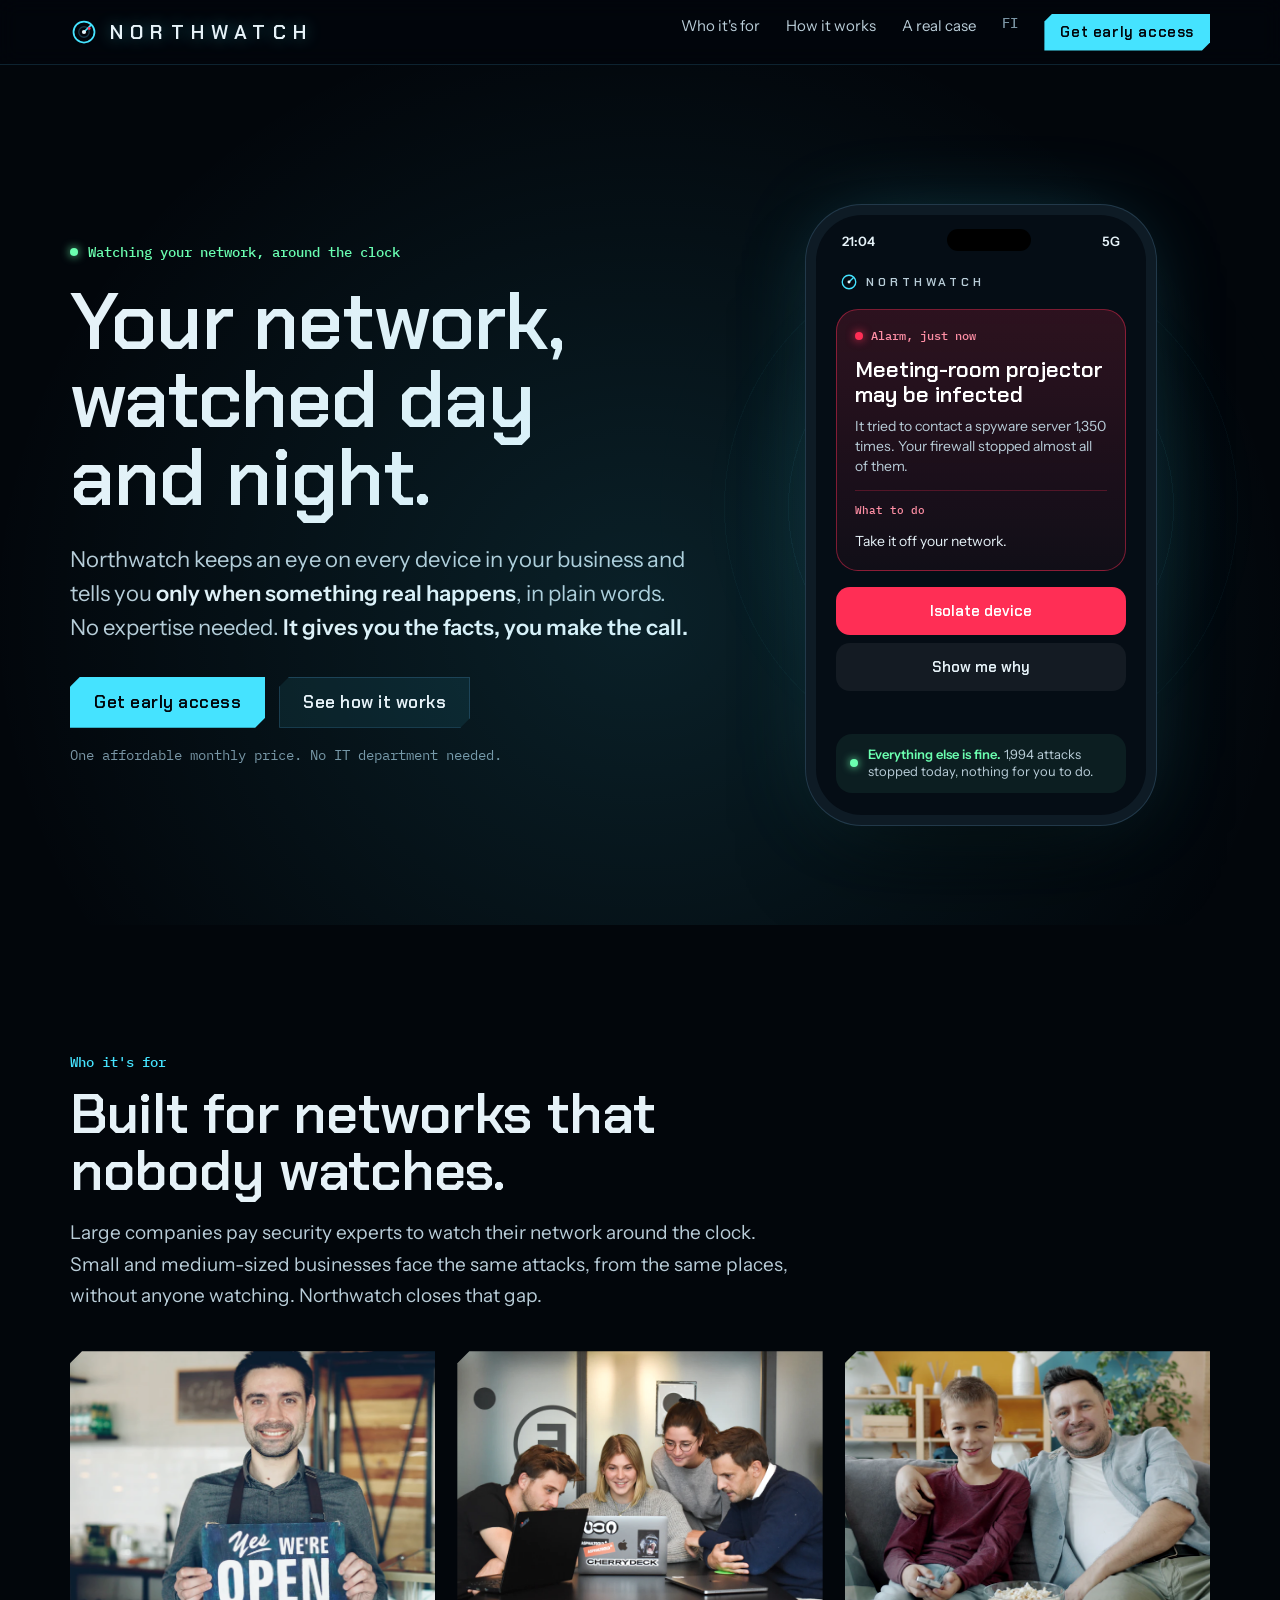
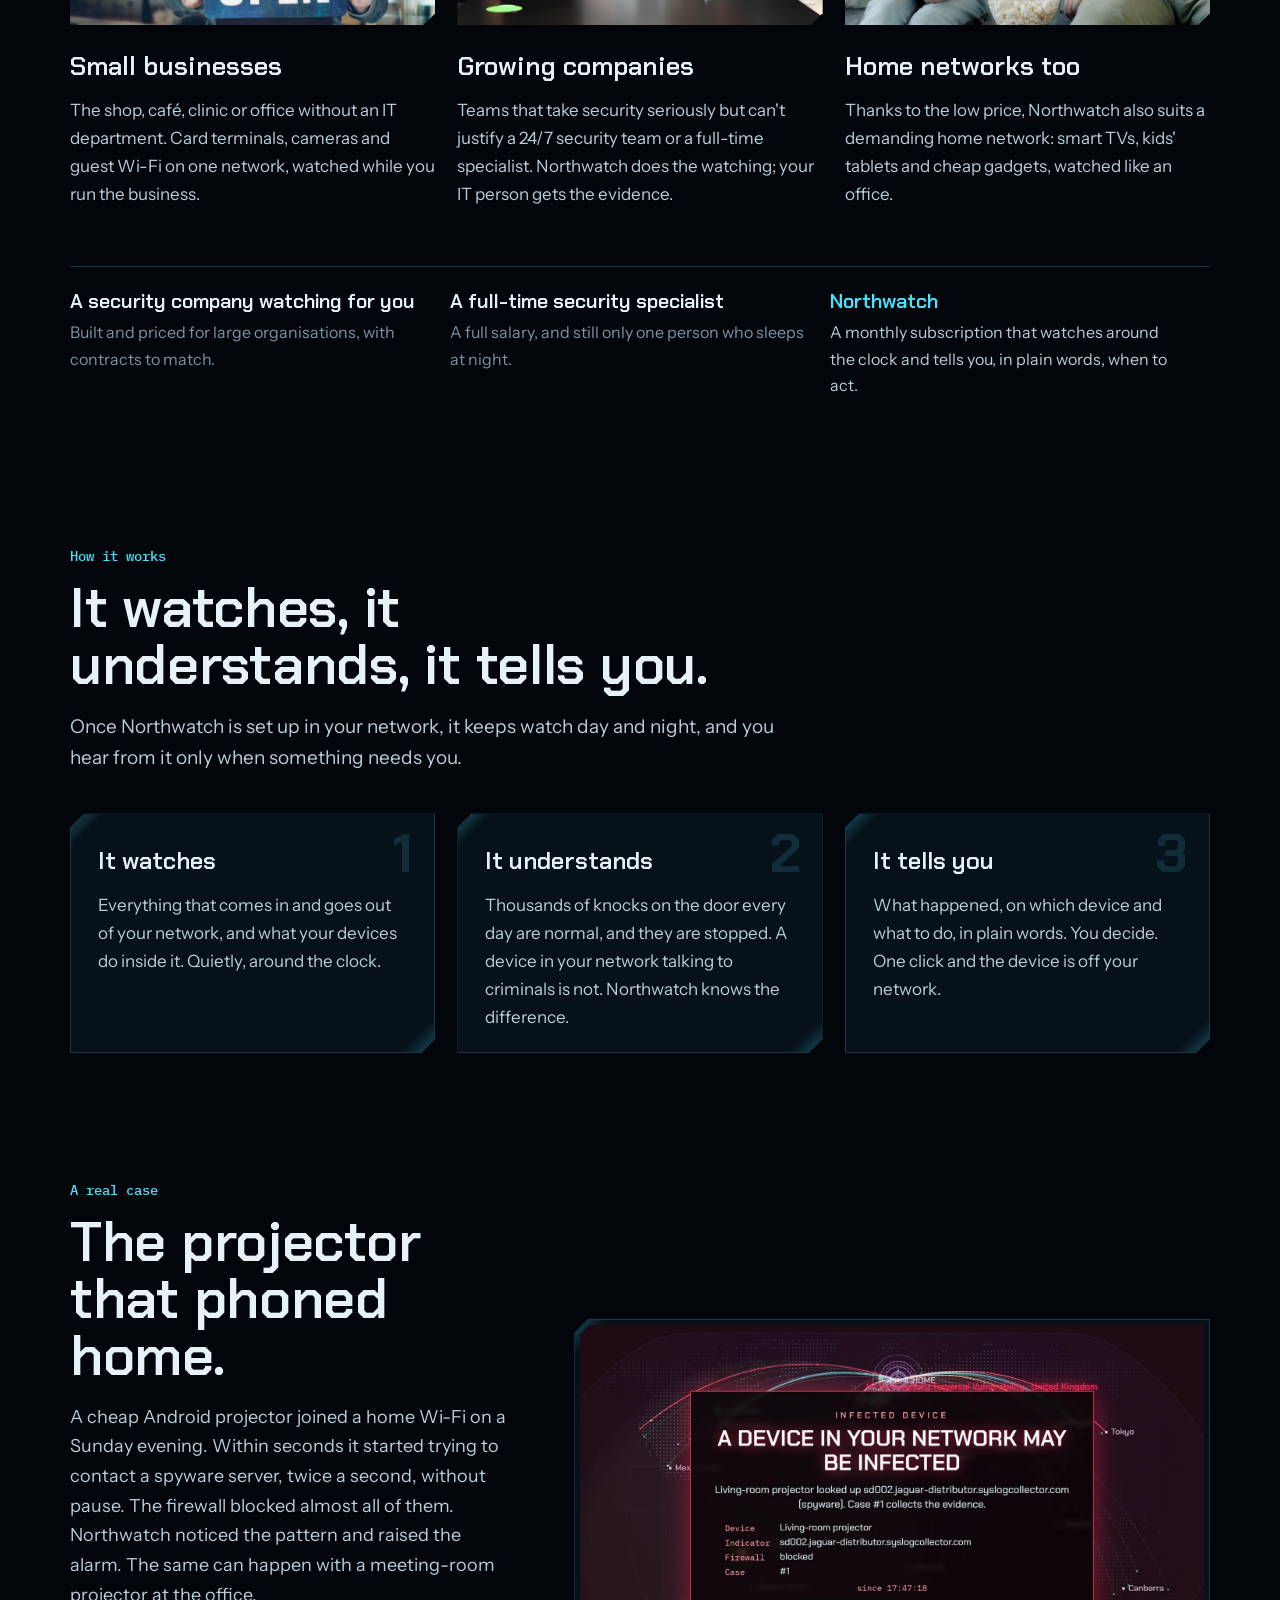
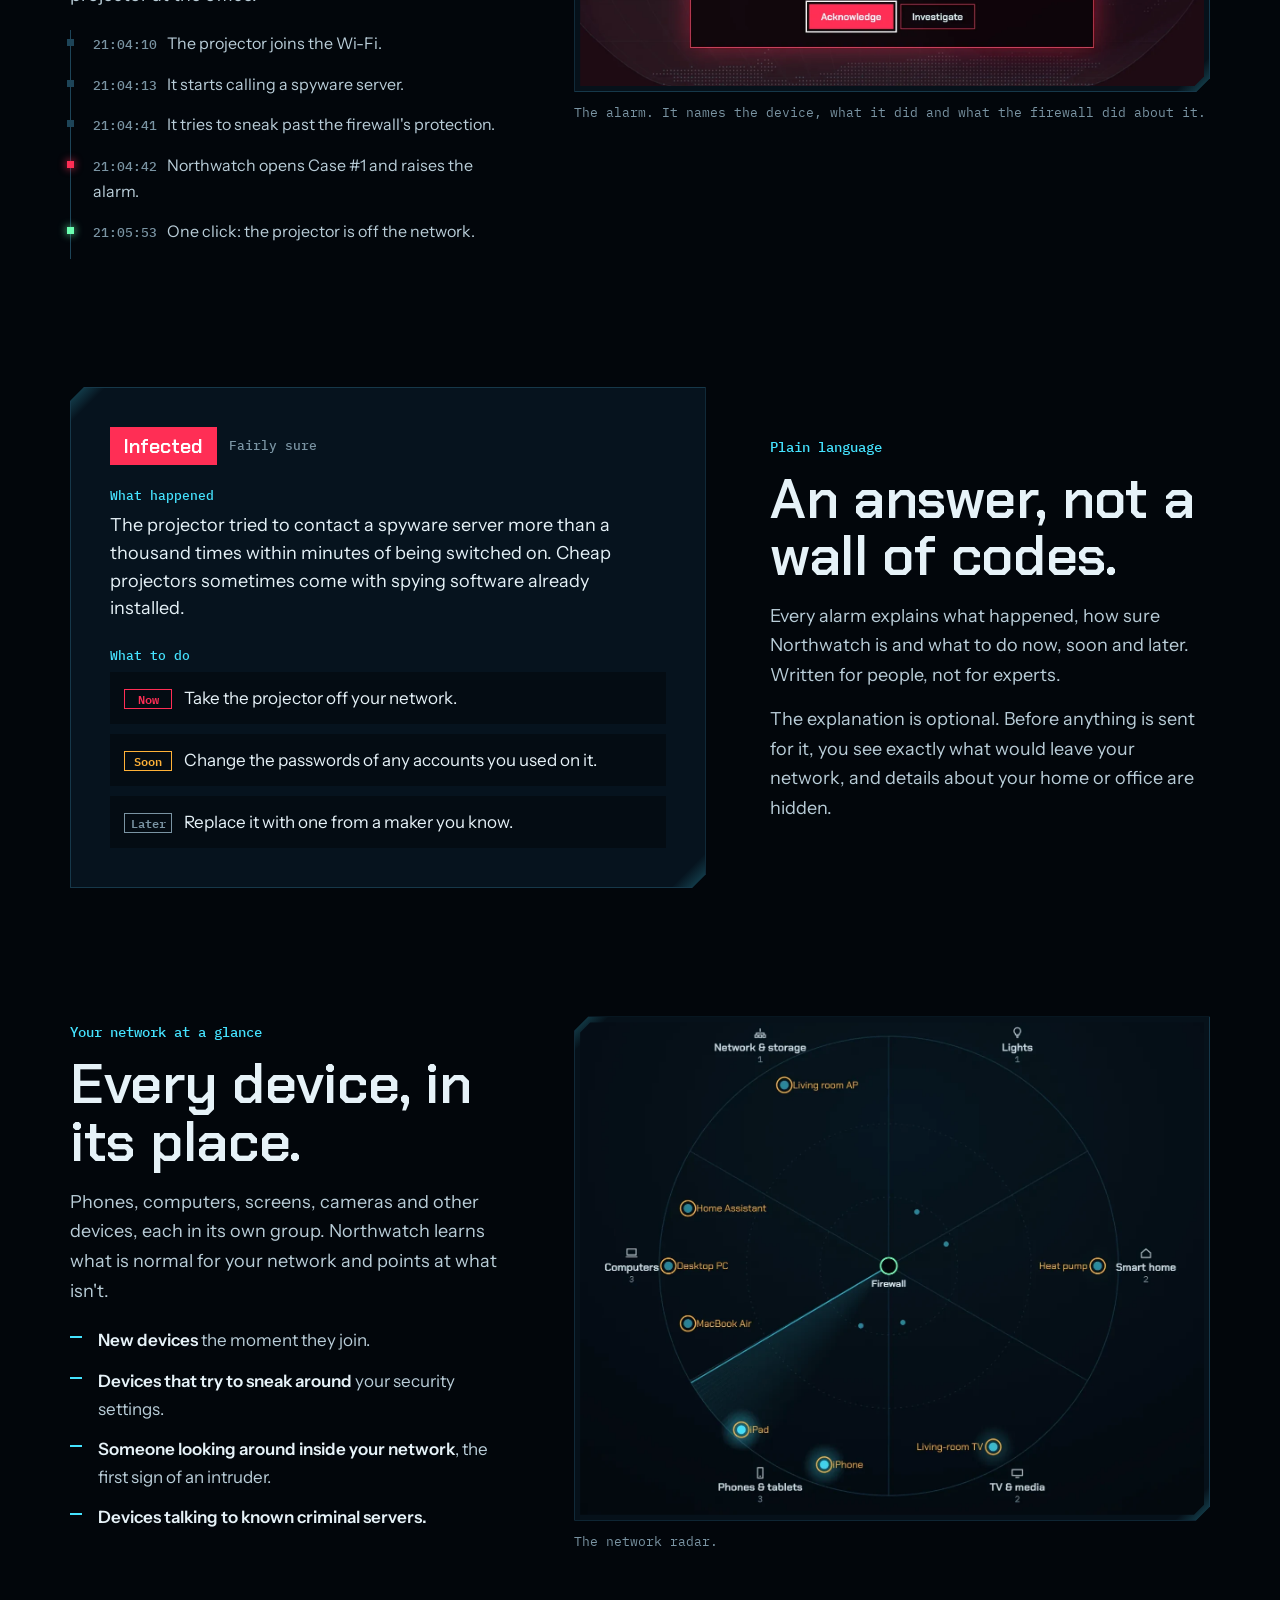
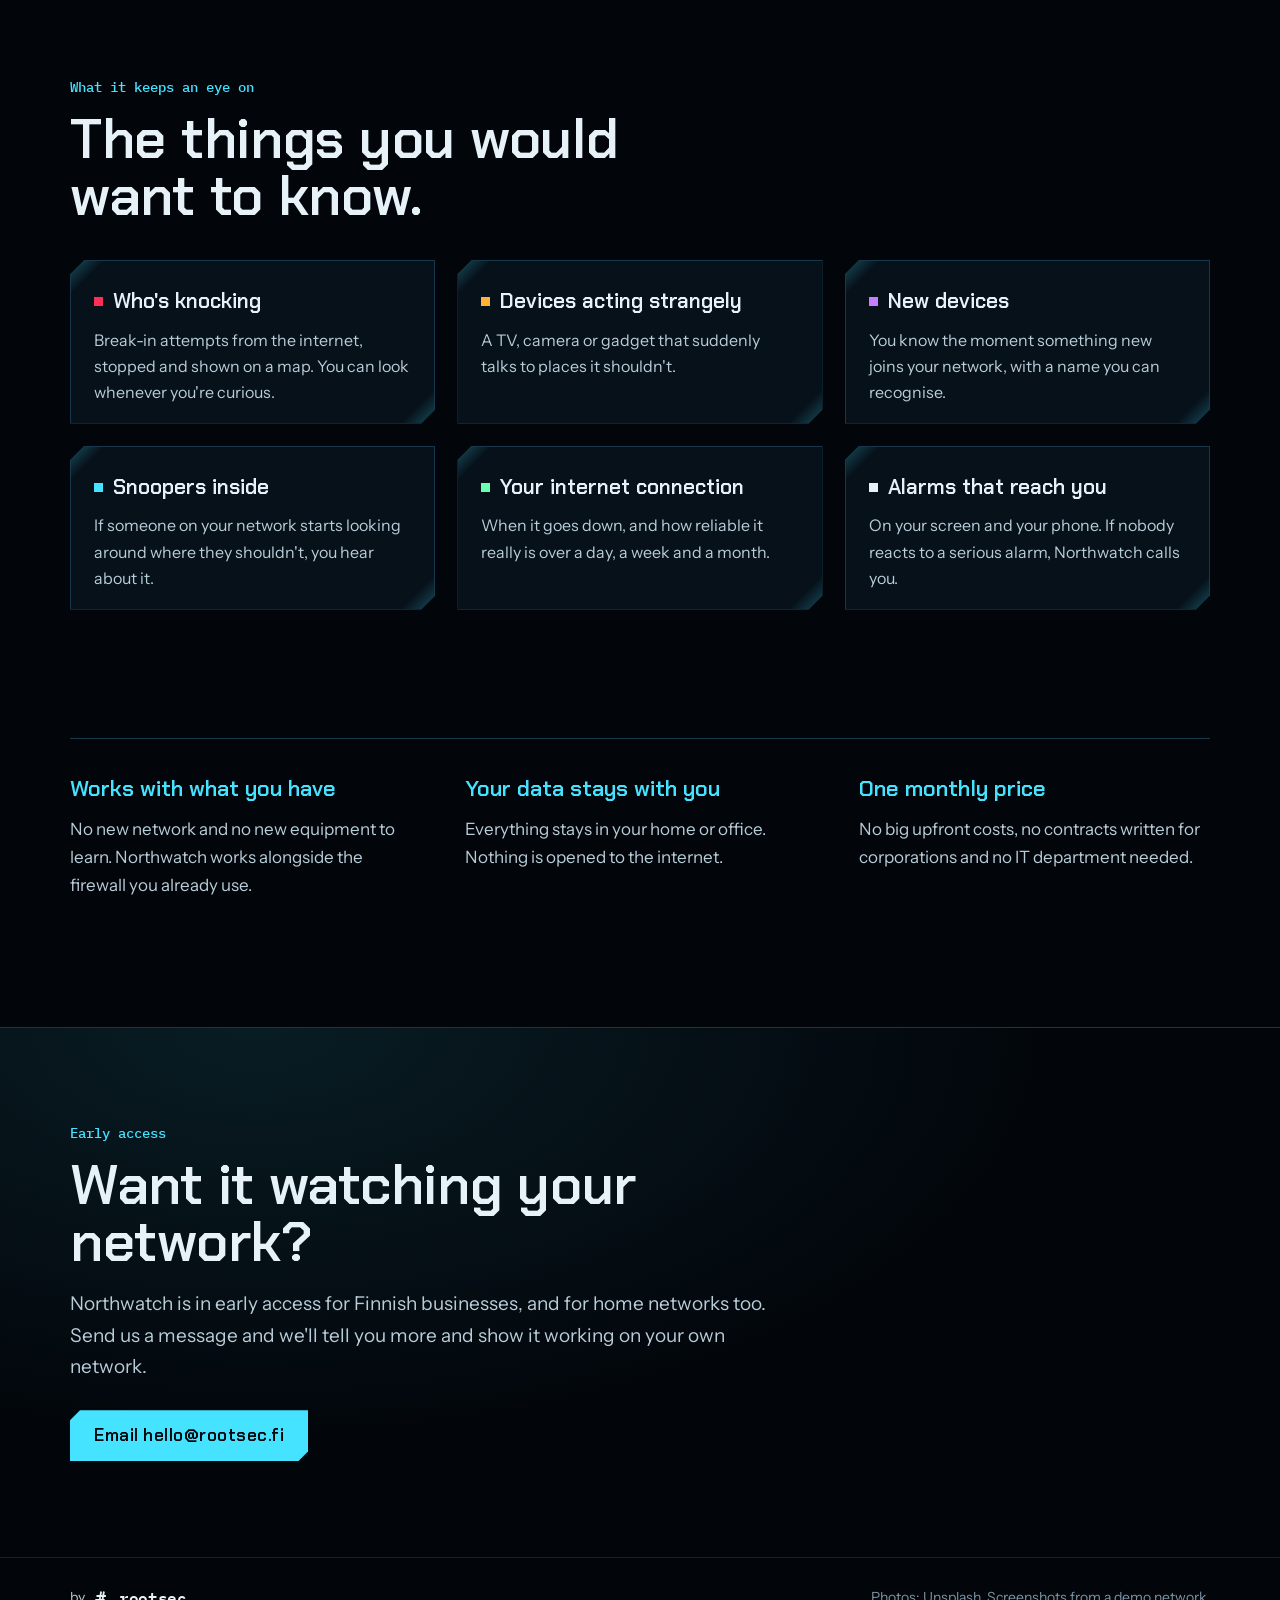
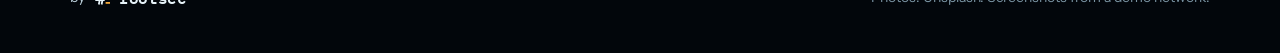
<file: en/index.html>
<!doctype html>
<html lang="en">
<head>
<meta charset="utf-8">
<meta name="viewport" content="width=device-width, initial-scale=1">
<meta http-equiv="Content-Security-Policy" content="default-src 'none'; script-src https://gc.zgo.at; connect-src https://northwatch.goatcounter.com; style-src 'self' 'unsafe-inline'; font-src 'self'; img-src 'self' data: https://northwatch.goatcounter.com; base-uri 'none'; form-action 'none'; upgrade-insecure-requests">
<meta name="referrer" content="strict-origin-when-cross-origin">
<title>Northwatch | Network monitoring for small businesses, 24/7</title>
<meta name="description" content="Northwatch watches your business network around the clock, raises the alarm only when something real happens and explains it in plain language. Affordable enough for home networks too. Monthly subscription.">
<meta property="og:title" content="Northwatch: your network, watched day and night">
<meta property="og:description" content="Real alarms, plain language, one click to act. For businesses, and home networks too.">
<meta property="og:image" content="https://northwatch.fi/img/og.png">
<meta property="og:type" content="website">
<meta name="twitter:card" content="summary_large_image">
<link rel="alternate" hreflang="fi" href="https://northwatch.fi/">
<link rel="alternate" hreflang="en" href="https://northwatch.fi/en/">
<link rel="alternate" hreflang="x-default" href="https://northwatch.fi/">
<link rel="canonical" href="https://northwatch.fi/en/">
<meta property="og:url" content="https://northwatch.fi/en/">
<meta property="og:site_name" content="Northwatch">
<meta property="og:locale" content="en_GB">
<meta property="og:locale:alternate" content="fi_FI">
<script type="application/ld+json">{"@context": "https://schema.org", "@graph": [{"@type": "WebSite", "name": "Northwatch", "url": "https://northwatch.fi/", "publisher": {"@type": "Organization", "name": "Rootsec", "url": "https://rootsec.fi/", "email": "hello@rootsec.fi"}}]}</script>
<link rel="icon" href="data:image/svg+xml,%3Csvg xmlns='http://www.w3.org/2000/svg' viewBox='0 0 32 32'%3E%3Crect width='32' height='32' fill='%2302060b'/%3E%3Ccircle cx='16' cy='16' r='10' fill='none' stroke='%2345e3ff' stroke-width='2.4'/%3E%3Cpath d='M16 16 23 9' stroke='%2345e3ff' stroke-width='2.4'/%3E%3Ccircle cx='16' cy='16' r='2.6' fill='%23d6ecf5'/%3E%3C/svg%3E">
<link rel="stylesheet" href="../fonts/fonts.css">
<style>
/* Northwatch: the product's own situation-room look. Abyss + ion cyan; alarm colours only where an alarm is shown. */
:root{
  --abyss:#02060b; --deep:#06111a; --glass:rgba(8,22,33,.72); --edge:#16384a; --wire:#1d4458;
  --ion:#45e3ff; --phos:#6bffb0; --flare:#ff2e55; --amber:#ffb238;
  --snow:#e6f2f8; --frost:#b9cdd8; --mute:#7a94a3;
  --cut:14px;
  --display:'Chakra Petch',system-ui,sans-serif;
  --body:'Instrument Sans',system-ui,sans-serif;
  --data:'IBM Plex Mono',ui-monospace,Consolas,monospace;
}
*{box-sizing:border-box}
html{scroll-behavior:smooth}
@media (prefers-reduced-motion:reduce){html{scroll-behavior:auto}}
body{margin:0;background:var(--abyss);color:var(--frost);font:400 18px/1.65 var(--body);-webkit-font-smoothing:antialiased}
img{max-width:100%;display:block}
a{color:var(--ion);text-underline-offset:3px}
a:focus-visible,button:focus-visible{outline:2px solid var(--ion);outline-offset:3px}
.wrap{max-width:1220px;margin:0 auto;padding:0 clamp(16px,4vw,40px)}
h1,h2,h3{font-family:var(--display);color:var(--snow);margin:0;font-weight:600}
p{margin:0 0 14px}

/* chamfered glass panel, same language as the product */
.panel{position:relative;background:var(--glass);
  clip-path:polygon(var(--cut) 0,100% 0,100% calc(100% - var(--cut)),calc(100% - var(--cut)) 100%,0 100%,0 var(--cut))}
.panel::before{content:"";position:absolute;inset:0;pointer-events:none;border:1px solid var(--edge);clip-path:inherit;
  background:linear-gradient(135deg,rgba(69,227,255,.28) 0,transparent 24px) top left/44px 44px no-repeat,
             linear-gradient(-45deg,rgba(69,227,255,.28) 0,transparent 24px) bottom right/44px 44px no-repeat}

/* top bar */
.top{position:sticky;top:0;z-index:5;background:rgba(2,6,11,.82);backdrop-filter:blur(10px);border-bottom:1px solid rgba(22,56,74,.6)}
.top .wrap{display:flex;align-items:center;gap:20px;height:64px}
.mark{display:flex;align-items:center;gap:12px;text-decoration:none}
.mark svg{width:28px;height:28px}
.mark b{font:600 20px/1 var(--display);letter-spacing:.36em;color:var(--snow);text-shadow:0 0 16px rgba(69,227,255,.45)}
.top nav{margin-left:auto;display:flex;gap:26px;font-size:15px}
.top nav a{color:var(--frost);text-decoration:none}
.top nav a:hover{color:var(--snow)}
.top .cta{font:600 15px/1 var(--display);letter-spacing:.04em;color:var(--abyss);background:var(--ion);padding:11px 16px;text-decoration:none;
  clip-path:polygon(8px 0,100% 0,100% calc(100% - 8px),calc(100% - 8px) 100%,0 100%,0 8px)}
.top .cta{white-space:nowrap}
@media (max-width:860px){.top nav a:not(.cta):not(.lang){display:none}}
@media (max-width:480px){.mark b{letter-spacing:.22em;font-size:17px}.top .cta{font-size:14px;padding:10px 12px}
  .hero .shot img{aspect-ratio:4/3;object-fit:cover;object-position:50% 45%}}

.top .lang{font:500 14px var(--data);color:var(--mute);text-decoration:none}.top .lang:hover{color:var(--snow)}
/* hero */
.hero{position:relative;padding:clamp(40px,6vw,72px) 0 clamp(24px,4vw,48px);overflow:hidden}
.hero::before{content:"";position:absolute;inset:-20% -10% auto;height:120%;pointer-events:none;
  background:radial-gradient(ellipse at 50% 70%,rgba(69,227,255,.12),transparent 60%)}
.status{display:inline-flex;align-items:center;gap:10px;font:500 14px var(--data);color:var(--phos);margin-bottom:22px}
.status i{width:8px;height:8px;border-radius:50%;background:var(--phos);box-shadow:0 0 10px var(--phos);animation:pulse 2.4s ease-in-out infinite}
@keyframes pulse{50%{opacity:.35}}
@media (prefers-reduced-motion:reduce){.status i{animation:none}}
.hero h1{font-size:clamp(42px,6.2vw,80px);line-height:.98;letter-spacing:-.01em;max-width:12ch}
.lede{font-size:clamp(19px,2vw,22px);line-height:1.55;color:var(--frost);max-width:34em;margin:26px 0 32px}
.lede b{color:var(--snow);font-weight:600}
.ctas{display:flex;flex-wrap:wrap;gap:14px;align-items:center}
.btn{display:inline-block;font:600 17px/1 var(--display);letter-spacing:.03em;padding:17px 24px;text-decoration:none;
  clip-path:polygon(10px 0,100% 0,100% calc(100% - 10px),calc(100% - 10px) 100%,0 100%,0 10px)}
.btn.solid{background:var(--ion);color:var(--abyss)}
.btn.solid:hover{background:var(--snow)}
.btn.ghost{color:var(--snow);background:rgba(69,227,255,.08);box-shadow:inset 0 0 0 1px var(--wire)}
.btn.ghost:hover{background:rgba(69,227,255,.16)}
.price{margin-top:18px;font:400 14px var(--data);color:var(--mute)}
.shot{margin:clamp(40px,6vw,72px) 0 0;position:relative}
.shot .panel{padding:6px}
.shot img{width:100%;height:auto;clip-path:polygon(10px 0,100% 0,100% calc(100% - 10px),calc(100% - 10px) 100%,0 100%,0 10px)}
.shot figcaption{font:400 13px var(--data);color:var(--mute);margin-top:12px}
/* hero: promise on the left, one phone with one alarm on the right */
.hero-grid{display:grid;grid-template-columns:minmax(0,1.15fr) minmax(0,.85fr);gap:clamp(32px,5vw,72px);align-items:center;min-height:calc(100vh - 64px - 96px)}
@media (max-width:900px){.hero-grid{grid-template-columns:minmax(0,1fr);min-height:0}}
.device{position:relative;display:grid;place-items:center;padding:24px 0 8px}
.device::before{content:"";position:absolute;width:150%;aspect-ratio:1;left:50%;top:50%;transform:translate(-50%,-50%);pointer-events:none;
  background:repeating-radial-gradient(circle,rgba(69,227,255,.07) 0 1px,transparent 1px 64px),radial-gradient(circle,rgba(69,227,255,.16),transparent 58%);
  -webkit-mask-image:radial-gradient(circle,#000 30%,transparent 68%);mask-image:radial-gradient(circle,#000 30%,transparent 68%)}
.phone{position:relative;width:min(330px,82vw);min-height:min(600px,160vw);border-radius:46px;background:#050d15;
  box-shadow:0 0 0 10px #0e1b25,0 0 0 11px #22394a,0 50px 100px -30px rgba(0,0,0,.9),0 0 90px -20px rgba(69,227,255,.35);
  padding:18px 20px 22px;display:flex;flex-direction:column;overflow:hidden}
.phone .sb{display:flex;justify-content:space-between;font:600 13px var(--body);color:var(--snow);padding:0 6px}
.phone .sb i{width:84px;height:22px;border-radius:12px;background:#000;margin-top:-4px}
.phone .app{display:flex;align-items:center;gap:8px;margin:22px 4px 18px;font:600 12px var(--display);letter-spacing:.32em;color:var(--frost)}
.phone .app svg{width:18px;height:18px}
.alert{background:linear-gradient(180deg,rgba(255,46,85,.16),rgba(255,46,85,.05));border:1px solid rgba(255,46,85,.45);border-radius:22px;padding:18px 18px 16px}
.alert .h{display:flex;align-items:center;gap:8px;font:500 12px var(--data);color:#ff8fa5}
.alert .h i{width:8px;height:8px;border-radius:50%;background:var(--flare);box-shadow:0 0 10px var(--flare);animation:pulse 1.6s ease-in-out infinite}
.alert .t{font:600 22px/1.15 var(--display);color:#fff;margin:10px 0 8px}
.alert .d{font-size:14px;line-height:1.45;color:var(--frost);margin:0}
.alert .todo{margin:14px 0 0;padding-top:12px;border-top:1px solid rgba(255,46,85,.25);font-size:14px;color:var(--snow)}
.alert .todo b{display:block;font:500 11px var(--data);color:#ff8fa5;margin-bottom:3px}
.phone .act{margin-top:16px;display:grid;gap:8px}
.phone .act span{display:block;text-align:center;border-radius:14px;padding:14px;font:600 15px var(--display)}
.phone .act .p{background:var(--flare);color:#fff}
.phone .act .s{color:var(--snow);background:rgba(255,255,255,.06)}
.phone .ok{margin-top:auto;display:flex;align-items:center;gap:10px;border-radius:16px;background:rgba(107,255,176,.07);padding:12px 14px;font-size:13px;line-height:1.35;color:var(--frost)}
.phone .ok i{flex:none;width:8px;height:8px;border-radius:50%;background:var(--phos);box-shadow:0 0 8px var(--phos)}
.phone .ok b{color:var(--phos);font-weight:600}
.alert{animation:arrive .9s cubic-bezier(.2,.8,.2,1) .6s both}
@keyframes arrive{from{opacity:0;transform:translateY(-24px) scale(.97)}to{opacity:1;transform:none}}
@media (prefers-reduced-motion:reduce){.alert{animation:none}.alert .h i{animation:none}}
/* sections */
section{padding:clamp(72px,10vw,128px) 0 0}
.kicker{font:500 14px var(--data);color:var(--ion);margin:0 0 14px}
h2{font-size:clamp(32px,4.6vw,56px);line-height:1.02;letter-spacing:-.005em;max-width:18ch;margin-bottom:18px}
.intro{max-width:38em;font-size:19px;margin-bottom:40px}

/* audience */
.who{display:grid;grid-template-columns:repeat(3,minmax(0,1fr));gap:22px}
@media (max-width:900px){.who{grid-template-columns:minmax(0,1fr)}}
.who article{display:flex;flex-direction:column}
.who .ph{aspect-ratio:4/3;overflow:hidden;clip-path:polygon(12px 0,100% 0,100% calc(100% - 12px),calc(100% - 12px) 100%,0 100%,0 12px)}
.who .ph img{width:100%;height:100%;object-fit:cover;filter:saturate(.82) contrast(1.04)}
.who h3{font-size:26px;margin:20px 0 8px}
.who p{font-size:17px}
.compare{margin-top:44px;display:grid;grid-template-columns:repeat(3,minmax(0,1fr));gap:0;border-top:1px solid var(--edge)}
@media (max-width:760px){.compare{grid-template-columns:minmax(0,1fr)}}
.compare div{padding:22px 24px 6px 0}
.compare b{display:block;font:600 20px/1.2 var(--display);color:var(--snow);margin-bottom:6px}
.compare .us b{color:var(--ion)}
.compare p{font-size:16px;color:var(--mute)}
.compare .us p{color:var(--frost)}

/* steps: a real sequence */
.steps{list-style:none;margin:0;padding:0;display:grid;grid-template-columns:repeat(3,minmax(0,1fr));gap:22px;counter-reset:s}
@media (max-width:900px){.steps{grid-template-columns:minmax(0,1fr)}}
.steps li{padding:28px 28px 22px;counter-increment:s}
.steps li::after{content:counter(s);position:absolute;right:22px;top:14px;font:700 54px/1 var(--display);color:rgba(69,227,255,.14)}
.steps h3{font-size:24px;margin:0 0 10px;padding-right:48px}
.steps p{font-size:17px;margin:0}
.steps code{font:500 15px var(--data);color:var(--ion)}

/* sources */
.sources{display:grid;grid-template-columns:repeat(3,minmax(0,1fr));gap:22px}
@media (max-width:900px){.sources{grid-template-columns:minmax(0,1fr)}}
.src{padding:28px 28px 22px}
.src .sl{font:500 13px var(--data);color:var(--ion);margin:0 0 10px}
.src h3{font-size:23px;line-height:1.2;margin:0 0 10px}
.src p{font-size:17px;margin:0}
.src code{font:500 15px var(--data);color:var(--ion)}
.flow{display:flex;align-items:center;flex-wrap:wrap;gap:10px 14px;margin-top:28px;font:500 15px var(--data);color:var(--frost)}
.flow span{padding:10px 14px;box-shadow:inset 0 0 0 1px var(--wire)}
.flow .hub{color:var(--abyss);background:var(--ion);box-shadow:none}
.flow .you{color:var(--snow);box-shadow:inset 0 0 0 1px var(--snow)}
.flow i{width:22px;height:1px;background:var(--wire);position:relative}
.flow i::after{content:"";position:absolute;right:0;top:-3px;border:3.5px solid transparent;border-left:5px solid var(--wire);border-right:0}
@media (max-width:600px){.flow{flex-direction:column;align-items:stretch}.flow i{width:1px;height:14px;margin-left:20px}.flow i::after{display:none}}

/* feature rows with screenshots */
.row{display:grid;grid-template-columns:minmax(0,.9fr) minmax(0,1.3fr);gap:clamp(28px,5vw,64px);align-items:center}
.row.flip{grid-template-columns:minmax(0,1.3fr) minmax(0,.9fr)}
.row.flip .txt{order:2}
@media (max-width:900px){.row,.row.flip{grid-template-columns:minmax(0,1fr)}.row.flip .txt{order:0}}
.row .shot{margin:0}
.ticks{list-style:none;margin:20px 0 0;padding:0}
.ticks li{position:relative;padding:0 0 12px 28px;font-size:17px}
.ticks li::before{content:"";position:absolute;left:0;top:10px;width:12px;height:2px;background:var(--ion)}
.ticks b{color:var(--snow);font-weight:600}
.tag{display:inline-block;font:600 12px/1 var(--data);padding:4px 6px;margin-right:8px;vertical-align:2px}
.tag.now{color:var(--flare);box-shadow:inset 0 0 0 1px var(--flare)}
.tag.soon{color:var(--amber);box-shadow:inset 0 0 0 1px var(--amber)}
.tag.later{color:var(--mute);box-shadow:inset 0 0 0 1px var(--mute)}

/* verdict card */
.verdict{margin:0;padding:clamp(24px,3.5vw,40px);background:rgba(8,22,33,.85)}
.verdict p{margin:0}
.vh{display:flex;align-items:center;gap:12px;margin-bottom:22px!important}
.badge{font:600 20px/1 var(--display);color:#fff;background:var(--flare);padding:9px 14px}
.conf{font:500 13px var(--data);color:var(--mute)}
.vt{font:500 13px var(--data);color:var(--ion);margin:0 0 8px!important}
.vd{font-size:18px;line-height:1.55;color:var(--snow);margin-bottom:24px!important}
.todo{list-style:none;margin:0;padding:0;display:grid;gap:10px}
.todo li{display:flex;align-items:baseline;gap:4px;font-size:17px;color:var(--snow);padding:12px 14px;background:rgba(2,6,11,.55)}
.todo .tag{flex:none;min-width:48px;text-align:center}

/* case timeline */
.tl{list-style:none;margin:20px 0 0;padding:0;border-left:1px solid var(--wire)}
.tl li{position:relative;padding:0 0 14px 22px;font-size:16px}
.tl li::before{content:"";position:absolute;left:-4px;top:9px;width:7px;height:7px;background:var(--wire)}
.tl li.hot::before{background:var(--flare);box-shadow:0 0 8px var(--flare)}
.tl li.ok::before{background:var(--phos);box-shadow:0 0 8px var(--phos)}
.tl time{font:500 13px var(--data);color:var(--mute);margin-right:10px}

#watch h2,#fits h2{margin-bottom:36px}
/* watch grid */
.watch{display:grid;grid-template-columns:repeat(3,minmax(0,1fr));gap:22px}
@media (max-width:900px){.watch{grid-template-columns:repeat(2,minmax(0,1fr))}}
@media (max-width:560px){.watch{grid-template-columns:minmax(0,1fr)}}
.watch div{padding:24px 24px 18px}
.watch h3{font-size:21px;margin:0 0 8px;display:flex;align-items:center;gap:10px}
.watch h3 i{width:9px;height:9px;flex:none}
.watch p{font-size:16px;margin:0}

/* fits */
.fits{display:grid;grid-template-columns:minmax(0,1.1fr) minmax(0,1fr);gap:22px}
@media (max-width:900px){.fits{grid-template-columns:minmax(0,1fr)}}
.fits .panel{padding:clamp(22px,4vw,32px);min-width:0}
.fits h3{font-size:26px;margin-bottom:12px}
.pipe{font:500 15px/1.9 var(--data);color:var(--frost);margin:18px 0 0;padding:16px 18px;background:rgba(2,6,11,.6);border-left:2px solid var(--ion);overflow-x:auto;white-space:nowrap}
.pipe span{color:var(--mute)}
.pipe b{color:var(--ion);font-weight:500}
.fits .it{margin-top:18px;padding:14px 16px;border-left:2px solid var(--ion);background:rgba(2,6,11,.6);font-size:15px;color:var(--mute)}
.chips{display:flex;flex-wrap:wrap;gap:8px;margin-top:18px}
.chips span{font:500 13px var(--data);color:var(--frost);padding:6px 10px;box-shadow:inset 0 0 0 1px var(--wire)}

/* trust strip */
.trust{display:grid;grid-template-columns:repeat(3,minmax(0,1fr));gap:clamp(20px,4vw,44px);border-top:1px solid var(--edge);padding-top:32px}
@media (max-width:900px){.trust{grid-template-columns:minmax(0,1fr)}}
.trust h3{font-size:22px;margin:0 0 8px;color:var(--ion)}
.trust p{font-size:17px;margin:0}

/* contact */
.contact{margin-top:clamp(72px,10vw,128px);padding:clamp(56px,8vw,96px) 0;border-top:1px solid var(--edge);
  background:radial-gradient(ellipse at 20% 0%,rgba(69,227,255,.10),transparent 55%)}
.contact .intro{margin-bottom:28px}
footer{padding:28px 0 44px;border-top:1px solid rgba(22,56,74,.6);font-size:14px;color:var(--mute)}
footer .wrap{display:flex;flex-wrap:wrap;align-items:center;gap:10px 28px}
.by{display:inline-flex;align-items:center;gap:7px;color:var(--frost);text-decoration:none}
.by svg{height:20px;width:auto}
.by span{font:600 16px/1 var(--data);letter-spacing:-.02em;color:var(--snow)}
footer .sp{flex:1}
</style>
</head>
<body>

<header class="top">
  <div class="wrap">
    <a class="mark" href="#" aria-label="Northwatch home">
      <svg viewBox="0 0 32 32" aria-hidden="true"><circle cx="16" cy="16" r="12" fill="none" stroke="#45e3ff" stroke-width="2"/><circle cx="16" cy="16" r="6" fill="none" stroke="#16384a" stroke-width="1.5"/><path d="M16 16 24.5 7.5" stroke="#45e3ff" stroke-width="2"/><circle cx="16" cy="16" r="2.4" fill="#e6f2f8"/><circle cx="22" cy="12" r="1.6" fill="#ff2e55"/></svg>
      <b>NORTHWATCH</b>
    </a>
    <nav>
      <a href="#who">Who it's for</a>
      <a href="#how">How it works</a>
      <a href="#case">A real case</a>
      <a class="lang" href="../" hreflang="fi" lang="fi">FI</a>
      <a class="cta" href="#contact">Get early access</a>
    </nav>
  </div>
</header>

<main>
<div class="hero">
  <div class="wrap hero-grid">
    <div>
      <p class="status"><i></i>Watching your network, around the clock</p>
      <h1>Your network, watched day and night.</h1>
      <p class="lede">Northwatch keeps an eye on every device in your business and tells you <b>only when something real happens</b>, in plain words. No expertise needed. <b>It gives you the facts, you make the call.</b></p>
      <div class="ctas">
        <a class="btn solid" href="#contact">Get early access</a>
        <a class="btn ghost" href="#how">See how it works</a>
      </div>
      <p class="price">One affordable monthly price. No IT department needed.</p>
    </div>
    <div class="device" aria-label="Example of a Northwatch alarm on a phone">
      <div class="phone">
        <div class="sb"><span>21:04</span><i></i><span>5G</span></div>
        <div class="app"><svg viewBox="0 0 32 32" aria-hidden="true"><circle cx="16" cy="16" r="12" fill="none" stroke="#45e3ff" stroke-width="2.4"/><path d="M16 16 24.5 7.5" stroke="#45e3ff" stroke-width="2.4"/><circle cx="16" cy="16" r="2.6" fill="#e6f2f8"/></svg>NORTHWATCH</div>
        <div class="alert">
          <p class="h"><i></i>Alarm, just now</p>
          <p class="t">Meeting-room projector may be infected</p>
          <p class="d">It tried to contact a spyware server 1,350 times. Your firewall stopped almost all of them.</p>
          <p class="todo"><b>What to do</b>Take it off your network.</p>
        </div>
        <div class="act"><span class="p">Isolate device</span><span class="s">Show me why</span></div>
        <div class="ok"><i></i><span><b>Everything else is fine.</b> 1,994 attacks stopped today, nothing for you to do.</span></div>
      </div>
    </div>
  </div>
</div>

<section id="who">
  <div class="wrap">
    <p class="kicker">Who it's for</p>
    <h2>Built for networks that nobody watches.</h2>
    <p class="intro">Large companies pay security experts to watch their network around the clock. Small and medium-sized businesses face the same attacks, from the same places, without anyone watching. Northwatch closes that gap.</p>
    <div class="who">
      <article>
        <div class="ph"><img loading="lazy" src="../img/who-1.webp" alt="A café owner smiling and holding a sign that says we're open"></div>
        <h3>Small businesses</h3>
        <p>The shop, café, clinic or office without an IT department. Card terminals, cameras and guest Wi-Fi on one network, watched while you run the business.</p>
      </article>
      <article>
        <div class="ph"><img loading="lazy" src="../img/who-2.webp" alt="A small team gathered around a laptop in an office"></div>
        <h3>Growing companies</h3>
        <p>Teams that take security seriously but can't justify a 24/7 security team or a full-time specialist. Northwatch does the watching; your IT person gets the evidence.</p>
      </article>
      <article>
        <div class="ph"><img loading="lazy" src="../img/who-3.webp" alt="A father and son smiling on a sofa at home"></div>
        <h3>Home networks too</h3>
        <p>Thanks to the low price, Northwatch also suits a demanding home network: smart TVs, kids' tablets and cheap gadgets, watched like an office.</p>
      </article>
    </div>
    <div class="compare">
      <div><b>A security company watching for you</b><p>Built and priced for large organisations, with contracts to match.</p></div>
      <div><b>A full-time security specialist</b><p>A full salary, and still only one person who sleeps at night.</p></div>
      <div class="us"><b>Northwatch</b><p>A monthly subscription that watches around the clock and tells you, in plain words, when to act.</p></div>
    </div>
  </div>
</section>

<section id="how">
  <div class="wrap">
    <p class="kicker">How it works</p>
    <h2>It watches, it understands, it tells you.</h2>
    <p class="intro">Once Northwatch is set up in your network, it keeps watch day and night, and you hear from it only when something needs you.</p>
    <ol class="steps">
      <li class="panel"><h3>It watches</h3><p>Everything that comes in and goes out of your network, and what your devices do inside it. Quietly, around the clock.</p></li>
      <li class="panel"><h3>It understands</h3><p>Thousands of knocks on the door every day are normal, and they are stopped. A device in your network talking to criminals is not. Northwatch knows the difference.</p></li>
      <li class="panel"><h3>It tells you</h3><p>What happened, on which device and what to do, in plain words. You decide. One click and the device is off your network.</p></li>
    </ol>
  </div>
</section>

<section id="case">
  <div class="wrap">
    <div class="row">
      <div class="txt">
        <p class="kicker">A real case</p>
        <h2>The projector that phoned home.</h2>
        <p>A cheap Android projector joined a home Wi-Fi on a Sunday evening. Within seconds it started trying to contact a spyware server, twice a second, without pause. The firewall blocked almost all of them. Northwatch noticed the pattern and raised the alarm. The same can happen with a meeting-room projector at the office.</p>
        <ol class="tl">
          <li><time>21:04:10</time>The projector joins the Wi-Fi.</li>
          <li><time>21:04:13</time>It starts calling a spyware server.</li>
          <li><time>21:04:41</time>It tries to sneak past the firewall's protection.</li>
          <li class="hot"><time>21:04:42</time>Northwatch opens Case #1 and raises the alarm.</li>
          <li class="ok"><time>21:05:53</time>One click: the projector is off the network.</li>
        </ol>
      </div>
      <figure class="shot"><div class="panel"><img loading="lazy" src="../img/nw-alarm.webp" width="1600" height="928" alt="Northwatch alarm: A device in your network may be infected. Living-room projector looked up a spyware domain. Buttons Acknowledge and Investigate."></div><figcaption>The alarm. It names the device, what it did and what the firewall did about it.</figcaption></figure>
    </div>
  </div>
</section>

<section>
  <div class="wrap">
    <div class="row flip">
      <figure class="verdict panel" aria-label="Example of a Northwatch explanation">
        <p class="vh"><span class="badge">Infected</span><span class="conf">Fairly sure</span></p>
        <p class="vt">What happened</p>
        <p class="vd">The projector tried to contact a spyware server more than a thousand times within minutes of being switched on. Cheap projectors sometimes come with spying software already installed.</p>
        <p class="vt">What to do</p>
        <ol class="todo">
          <li><span class="tag now">Now</span>Take the projector off your network.</li>
          <li><span class="tag soon">Soon</span>Change the passwords of any accounts you used on it.</li>
          <li><span class="tag later">Later</span>Replace it with one from a maker you know.</li>
        </ol>
      </figure>
      <div class="txt">
        <p class="kicker">Plain language</p>
        <h2>An answer, not a wall of codes.</h2>
        <p>Every alarm explains what happened, how sure Northwatch is and what to do now, soon and later. Written for people, not for experts.</p>
        <p>The explanation is optional. Before anything is sent for it, you see exactly what would leave your network, and details about your home or office are hidden.</p>
      </div>
    </div>
  </div>
</section>

<section>
  <div class="wrap">
    <div class="row">
      <div class="txt">
        <p class="kicker">Your network at a glance</p>
        <h2>Every device, in its place.</h2>
        <p>Phones, computers, screens, cameras and other devices, each in its own group. Northwatch learns what is normal for your network and points at what isn't.</p>
        <ul class="ticks">
          <li><b>New devices</b> the moment they join.</li>
          <li><b>Devices that try to sneak around</b> your security settings.</li>
          <li><b>Someone looking around inside your network</b>, the first sign of an intruder.</li>
          <li><b>Devices talking to known criminal servers.</b></li>
        </ul>
      </div>
      <figure class="shot"><div class="panel"><img loading="lazy" src="../img/nw-radar.webp" width="1400" height="1105" alt="Northwatch network radar with the firewall in the centre and devices grouped into computers, phones and tablets, TV and media, smart home and network equipment"></div><figcaption>The network radar.</figcaption></figure>
    </div>
  </div>
</section>

<section id="watch">
  <div class="wrap">
    <p class="kicker">What it keeps an eye on</p>
    <h2>The things you would want to know.</h2>
    <div class="watch">
      <div class="panel"><h3><i style="background:var(--flare)"></i>Who's knocking</h3><p>Break-in attempts from the internet, stopped and shown on a map. You can look whenever you're curious.</p></div>
      <div class="panel"><h3><i style="background:var(--amber)"></i>Devices acting strangely</h3><p>A TV, camera or gadget that suddenly talks to places it shouldn't.</p></div>
      <div class="panel"><h3><i style="background:#c77dff"></i>New devices</h3><p>You know the moment something new joins your network, with a name you can recognise.</p></div>
      <div class="panel"><h3><i style="background:var(--ion)"></i>Snoopers inside</h3><p>If someone on your network starts looking around where they shouldn't, you hear about it.</p></div>
      <div class="panel"><h3><i style="background:var(--phos)"></i>Your internet connection</h3><p>When it goes down, and how reliable it really is over a day, a week and a month.</p></div>
      <div class="panel"><h3><i style="background:var(--snow)"></i>Alarms that reach you</h3><p>On your screen and your phone. If nobody reacts to a serious alarm, Northwatch calls you.</p></div>
    </div>
  </div>
</section>

<section id="trust">
  <div class="wrap">
    <div class="trust">
      <div><h3>Works with what you have</h3><p>No new network and no new equipment to learn. Northwatch works alongside the firewall you already use.</p></div>
      <div><h3>Your data stays with you</h3><p>Everything stays in your home or office. Nothing is opened to the internet.</p></div>
      <div><h3>One monthly price</h3><p>No big upfront costs, no contracts written for corporations and no IT department needed.</p></div>
    </div>
  </div>
</section>
</main>

<section id="contact" class="contact">
  <div class="wrap">
    <p class="kicker">Early access</p>
    <h2>Want it watching your network?</h2>
    <p class="intro">Northwatch is in early access for Finnish businesses, and for home networks too. Send us a message and we'll tell you more and show it working on your own network.</p>
    <div class="ctas">
      <a class="btn solid" href="mailto:hello@rootsec.fi?subject=Northwatch%20early%20access">Email hello@rootsec.fi</a>
    </div>
  </div>
</section>

<footer>
  <div class="wrap">
    <a class="by" href="https://rootsec.fi">by
      <svg viewBox="0 0 100 100" aria-hidden="true"><path d="M27 40H65M21 60H59M45 22 35 78M59 22 49 78" fill="none" stroke="#e6f2f8" stroke-width="9" stroke-linecap="square"/><rect x="68" y="70" width="22" height="9" fill="#f2a83b"/></svg>
      <span>rootsec</span></a>
    <span class="sp"></span>
    <span>Photos: Unsplash. Screenshots from a demo network.</span>
  </div>
</footer>
<script data-goatcounter="https://northwatch.goatcounter.com/count" async src="https://gc.zgo.at/count.v4.js" crossorigin="anonymous" integrity="sha384-nRw6qfbWyJha9LhsOtSb2YJDyZdKvvCFh0fJYlkquSFjUxp9FVNugbfy8q1jdxI+"></script>
</body>
</html>
</file>
<file: fonts/fonts.css>
/* latin-ext */
@font-face {
  font-family: 'Chakra Petch';
  font-style: normal;
  font-weight: 500;
  font-display: swap;
  src: url(ChakraPetch-500-latin-ext.woff2) format('woff2');
  unicode-range: U+0100-02BA, U+02BD-02C5, U+02C7-02CC, U+02CE-02D7, U+02DD-02FF, U+0304, U+0308, U+0329, U+1D00-1DBF, U+1E00-1E9F, U+1EF2-1EFF, U+2020, U+20A0-20AB, U+20AD-20C4, U+2113, U+2C60-2C7F, U+A720-A7FF;
}
/* latin */
@font-face {
  font-family: 'Chakra Petch';
  font-style: normal;
  font-weight: 500;
  font-display: swap;
  src: url(ChakraPetch-500-latin.woff2) format('woff2');
  unicode-range: U+0000-00FF, U+0131, U+0152-0153, U+02BB-02BC, U+02C6, U+02DA, U+02DC, U+0304, U+0308, U+0329, U+2000-206F, U+20AC, U+2122, U+2191, U+2193, U+2212, U+2215, U+FEFF, U+FFFD;
}
/* latin-ext */
@font-face {
  font-family: 'Chakra Petch';
  font-style: normal;
  font-weight: 600;
  font-display: swap;
  src: url(ChakraPetch-600-latin-ext.woff2) format('woff2');
  unicode-range: U+0100-02BA, U+02BD-02C5, U+02C7-02CC, U+02CE-02D7, U+02DD-02FF, U+0304, U+0308, U+0329, U+1D00-1DBF, U+1E00-1E9F, U+1EF2-1EFF, U+2020, U+20A0-20AB, U+20AD-20C4, U+2113, U+2C60-2C7F, U+A720-A7FF;
}
/* latin */
@font-face {
  font-family: 'Chakra Petch';
  font-style: normal;
  font-weight: 600;
  font-display: swap;
  src: url(ChakraPetch-600-latin.woff2) format('woff2');
  unicode-range: U+0000-00FF, U+0131, U+0152-0153, U+02BB-02BC, U+02C6, U+02DA, U+02DC, U+0304, U+0308, U+0329, U+2000-206F, U+20AC, U+2122, U+2191, U+2193, U+2212, U+2215, U+FEFF, U+FFFD;
}
/* latin-ext */
@font-face {
  font-family: 'Chakra Petch';
  font-style: normal;
  font-weight: 700;
  font-display: swap;
  src: url(ChakraPetch-700-latin-ext.woff2) format('woff2');
  unicode-range: U+0100-02BA, U+02BD-02C5, U+02C7-02CC, U+02CE-02D7, U+02DD-02FF, U+0304, U+0308, U+0329, U+1D00-1DBF, U+1E00-1E9F, U+1EF2-1EFF, U+2020, U+20A0-20AB, U+20AD-20C4, U+2113, U+2C60-2C7F, U+A720-A7FF;
}
/* latin */
@font-face {
  font-family: 'Chakra Petch';
  font-style: normal;
  font-weight: 700;
  font-display: swap;
  src: url(ChakraPetch-700-latin.woff2) format('woff2');
  unicode-range: U+0000-00FF, U+0131, U+0152-0153, U+02BB-02BC, U+02C6, U+02DA, U+02DC, U+0304, U+0308, U+0329, U+2000-206F, U+20AC, U+2122, U+2191, U+2193, U+2212, U+2215, U+FEFF, U+FFFD;
}
/* latin-ext */
@font-face {
  font-family: 'IBM Plex Mono';
  font-style: normal;
  font-weight: 400;
  font-display: swap;
  src: url(IBMPlexMono-400-latin-ext.woff2) format('woff2');
  unicode-range: U+0100-02BA, U+02BD-02C5, U+02C7-02CC, U+02CE-02D7, U+02DD-02FF, U+0304, U+0308, U+0329, U+1D00-1DBF, U+1E00-1E9F, U+1EF2-1EFF, U+2020, U+20A0-20AB, U+20AD-20C4, U+2113, U+2C60-2C7F, U+A720-A7FF;
}
/* latin */
@font-face {
  font-family: 'IBM Plex Mono';
  font-style: normal;
  font-weight: 400;
  font-display: swap;
  src: url(IBMPlexMono-400-latin.woff2) format('woff2');
  unicode-range: U+0000-00FF, U+0131, U+0152-0153, U+02BB-02BC, U+02C6, U+02DA, U+02DC, U+0304, U+0308, U+0329, U+2000-206F, U+20AC, U+2122, U+2191, U+2193, U+2212, U+2215, U+FEFF, U+FFFD;
}
/* latin-ext */
@font-face {
  font-family: 'IBM Plex Mono';
  font-style: normal;
  font-weight: 500;
  font-display: swap;
  src: url(IBMPlexMono-500-latin-ext.woff2) format('woff2');
  unicode-range: U+0100-02BA, U+02BD-02C5, U+02C7-02CC, U+02CE-02D7, U+02DD-02FF, U+0304, U+0308, U+0329, U+1D00-1DBF, U+1E00-1E9F, U+1EF2-1EFF, U+2020, U+20A0-20AB, U+20AD-20C4, U+2113, U+2C60-2C7F, U+A720-A7FF;
}
/* latin */
@font-face {
  font-family: 'IBM Plex Mono';
  font-style: normal;
  font-weight: 500;
  font-display: swap;
  src: url(IBMPlexMono-500-latin.woff2) format('woff2');
  unicode-range: U+0000-00FF, U+0131, U+0152-0153, U+02BB-02BC, U+02C6, U+02DA, U+02DC, U+0304, U+0308, U+0329, U+2000-206F, U+20AC, U+2122, U+2191, U+2193, U+2212, U+2215, U+FEFF, U+FFFD;
}
/* latin-ext */
@font-face {
  font-family: 'IBM Plex Mono';
  font-style: normal;
  font-weight: 600;
  font-display: swap;
  src: url(IBMPlexMono-600-latin-ext.woff2) format('woff2');
  unicode-range: U+0100-02BA, U+02BD-02C5, U+02C7-02CC, U+02CE-02D7, U+02DD-02FF, U+0304, U+0308, U+0329, U+1D00-1DBF, U+1E00-1E9F, U+1EF2-1EFF, U+2020, U+20A0-20AB, U+20AD-20C4, U+2113, U+2C60-2C7F, U+A720-A7FF;
}
/* latin */
@font-face {
  font-family: 'IBM Plex Mono';
  font-style: normal;
  font-weight: 600;
  font-display: swap;
  src: url(IBMPlexMono-600-latin.woff2) format('woff2');
  unicode-range: U+0000-00FF, U+0131, U+0152-0153, U+02BB-02BC, U+02C6, U+02DA, U+02DC, U+0304, U+0308, U+0329, U+2000-206F, U+20AC, U+2122, U+2191, U+2193, U+2212, U+2215, U+FEFF, U+FFFD;
}
/* latin-ext */
@font-face {
  font-family: 'Instrument Sans';
  font-style: normal;
  font-weight: 400;
  font-stretch: 100%;
  font-display: swap;
  src: url(InstrumentSans-400-latin-ext.woff2) format('woff2');
  unicode-range: U+0100-02BA, U+02BD-02C5, U+02C7-02CC, U+02CE-02D7, U+02DD-02FF, U+0304, U+0308, U+0329, U+1D00-1DBF, U+1E00-1E9F, U+1EF2-1EFF, U+2020, U+20A0-20AB, U+20AD-20C4, U+2113, U+2C60-2C7F, U+A720-A7FF;
}
/* latin */
@font-face {
  font-family: 'Instrument Sans';
  font-style: normal;
  font-weight: 400;
  font-stretch: 100%;
  font-display: swap;
  src: url(InstrumentSans-400-latin.woff2) format('woff2');
  unicode-range: U+0000-00FF, U+0131, U+0152-0153, U+02BB-02BC, U+02C6, U+02DA, U+02DC, U+0304, U+0308, U+0329, U+2000-206F, U+20AC, U+2122, U+2191, U+2193, U+2212, U+2215, U+FEFF, U+FFFD;
}
/* latin-ext */
@font-face {
  font-family: 'Instrument Sans';
  font-style: normal;
  font-weight: 500;
  font-stretch: 100%;
  font-display: swap;
  src: url(InstrumentSans-500-latin-ext.woff2) format('woff2');
  unicode-range: U+0100-02BA, U+02BD-02C5, U+02C7-02CC, U+02CE-02D7, U+02DD-02FF, U+0304, U+0308, U+0329, U+1D00-1DBF, U+1E00-1E9F, U+1EF2-1EFF, U+2020, U+20A0-20AB, U+20AD-20C4, U+2113, U+2C60-2C7F, U+A720-A7FF;
}
/* latin */
@font-face {
  font-family: 'Instrument Sans';
  font-style: normal;
  font-weight: 500;
  font-stretch: 100%;
  font-display: swap;
  src: url(InstrumentSans-500-latin.woff2) format('woff2');
  unicode-range: U+0000-00FF, U+0131, U+0152-0153, U+02BB-02BC, U+02C6, U+02DA, U+02DC, U+0304, U+0308, U+0329, U+2000-206F, U+20AC, U+2122, U+2191, U+2193, U+2212, U+2215, U+FEFF, U+FFFD;
}
/* latin-ext */
@font-face {
  font-family: 'Instrument Sans';
  font-style: normal;
  font-weight: 600;
  font-stretch: 100%;
  font-display: swap;
  src: url(InstrumentSans-600-latin-ext.woff2) format('woff2');
  unicode-range: U+0100-02BA, U+02BD-02C5, U+02C7-02CC, U+02CE-02D7, U+02DD-02FF, U+0304, U+0308, U+0329, U+1D00-1DBF, U+1E00-1E9F, U+1EF2-1EFF, U+2020, U+20A0-20AB, U+20AD-20C4, U+2113, U+2C60-2C7F, U+A720-A7FF;
}
/* latin */
@font-face {
  font-family: 'Instrument Sans';
  font-style: normal;
  font-weight: 600;
  font-stretch: 100%;
  font-display: swap;
  src: url(InstrumentSans-600-latin.woff2) format('woff2');
  unicode-range: U+0000-00FF, U+0131, U+0152-0153, U+02BB-02BC, U+02C6, U+02DA, U+02DC, U+0304, U+0308, U+0329, U+2000-206F, U+20AC, U+2122, U+2191, U+2193, U+2212, U+2215, U+FEFF, U+FFFD;
}
</file>
